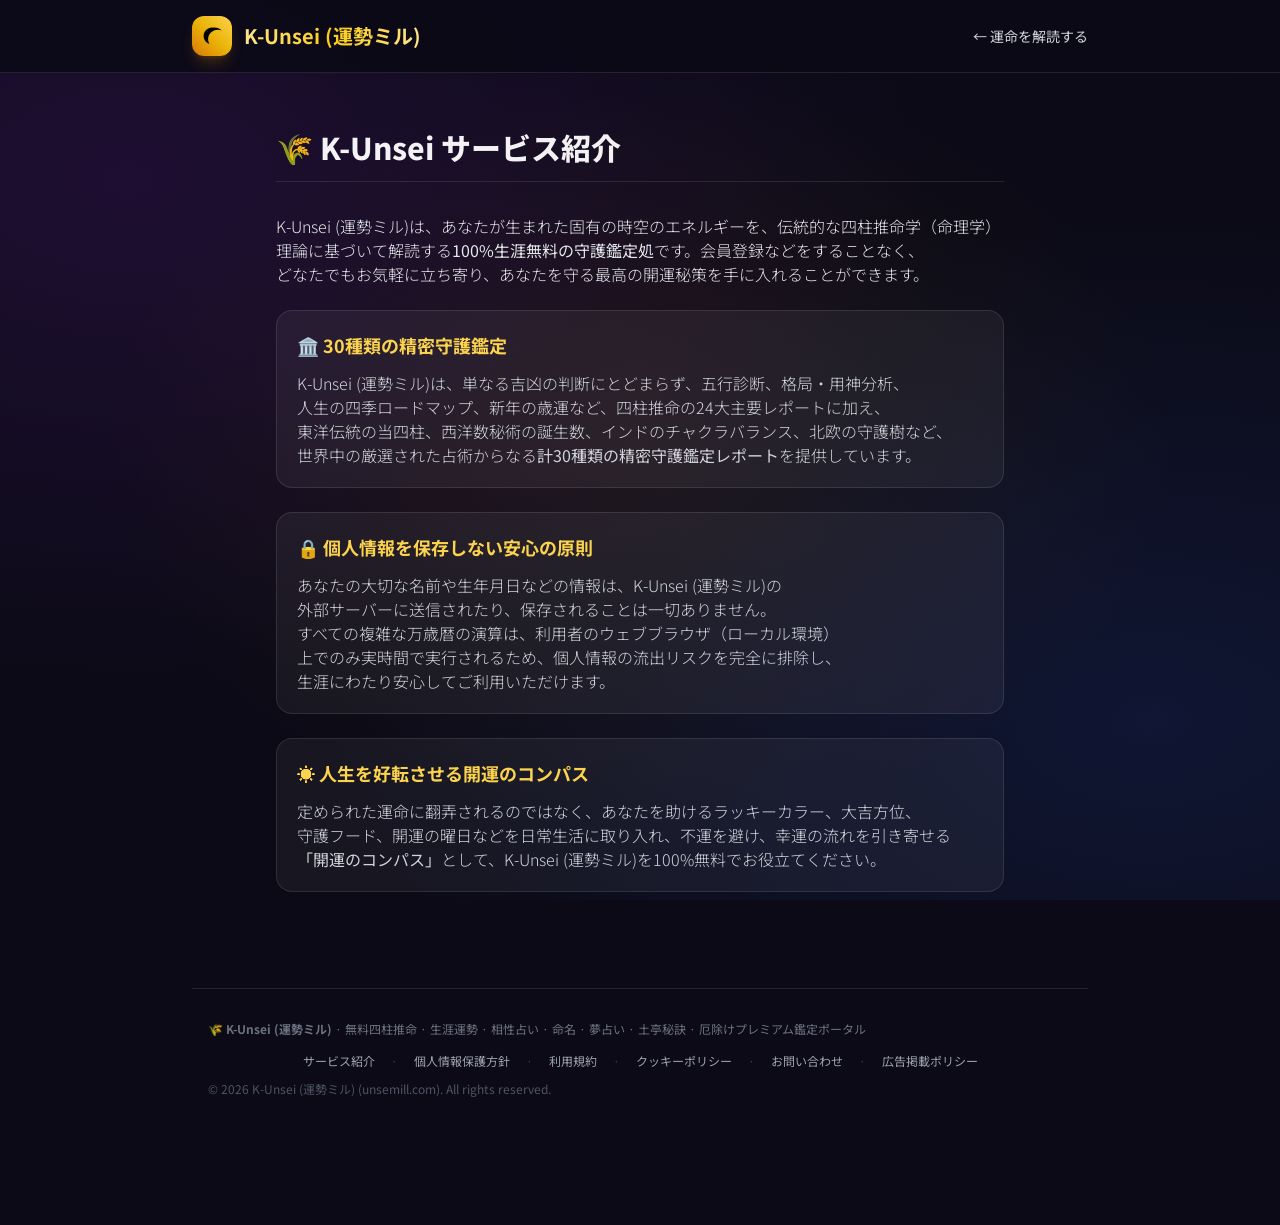
<file: about.html>
<!DOCTYPE html>
<html lang="ja">
<head>
    <meta charset="UTF-8">
    <meta name="viewport" content="width=device-width, initial-scale=1.0, viewport-fit=cover">
    <meta http-equiv="Cache-Control" content="no-cache, no-store, must-revalidate">
    <meta http-equiv="Pragma" content="no-cache">
    <meta http-equiv="Expires" content="0">
    <title>サービス紹介 | K-Unsei</title>
    <meta name="description" content="K-Unsei (運勢ミル)は、生年月日による四柱推命をベースに、生涯運勢、相性、命名、夢占い、土亭秘訣など、30種類の精密守護鑑定を完全無料で提供する正統派の命理学サービスです。">
    <meta name="robots" content="index, follow">
    <link rel="canonical" href="https://www.unsemill.com/ja/about.html">
    <meta name="theme-color" content="#0B0A16">
    <meta property="og:type" content="website">
    <meta property="og:site_name" content="K-Unsei (運勢ミル)">
    <meta property="og:title" content="サービス紹介 | K-Unsei (運勢ミル)">
    <meta property="og:description" content="K-Unsei (運勢ミル)は、生年月日による四柱推命をベースに、生涯運勢、相性、命名、夢占い、土亭秘訣など、30種類の精密守護鑑定を完全無料で提供する 正統派の 命理学サービスです。">
    <meta property="og:image" content="https://www.unsemill.com/assets/hero-sky.svg">
    <meta property="og:url" content="https://www.unsemill.com/ja/about.html">
    <link rel="preconnect" href="https://fonts.googleapis.com">
    <link rel="preconnect" href="https://fonts.gstatic.com" crossorigin>
    <link href="https://fonts.googleapis.com/css2?family=Noto+Sans+JP:wght@300;400;500;700&family=Noto+Serif+JP:wght@400;700&display=swap" rel="stylesheet">
    <link rel="stylesheet" href="./css/style_ja.css?v=20260724-120000">
</head>
<body class="selection:bg-gold-500 selection:text-mystic-900 pb-24 bg-mystic-900 text-gray-300">
    <!-- Header Navigation -->
    <header class="sticky top-0 z-50 backdrop-blur-xl bg-mystic-900/85 border-b border-white/10 px-4 py-3 sm:py-4">
        <div class="max-w-4xl mx-auto flex items-center justify-between">
            <a href="./index.html" class="flex items-center space-x-3">
                <div class="w-10 h-10 rounded-xl bg-gradient-to-tr from-amber-600 via-yellow-500 to-amber-300 flex items-center justify-center shadow-lg shadow-amber-500/20 text-mystic-900 font-bold text-xl">
                    <svg xmlns="http://www.w3.org/2000/svg" viewBox="0 0 100 100" class="w-6 h-6 text-mystic-900 fill-current">
                        <path d="M50 15C31.5 15 15 31.5 15 50C15 65.4 25.4 78.4 39.5 82.8C35.9 77.2 33.8 70.6 33.8 63.5C33.8 41.5 51.8 23.5 73.8 23.5C79.8 23.5 85.5 24.8 90.5 27.2C82.5 19.8 71.8 15 60 15C56.6 15 53.3 15.5 50 15Z" />
                    </svg>
                </div>
                <div class="font-serif-kr font-bold text-lg sm:text-xl text-transparent bg-clip-text bg-gradient-to-r from-amber-200 via-yellow-400 to-amber-200 whitespace-nowrap">K-Unsei (運勢ミル)</div>
            </a>
            <a href="./index.html" class="text-xs sm:text-sm text-gray-300 hover:text-amber-300 transition flex items-center gap-1.5">← 運命を解読する</a>
        </div>
    </header>

    <main class="max-w-3xl mx-auto px-5 py-10 sm:py-14 space-y-8">
        <h1 class="font-serif-kr text-2xl sm:text-3xl font-extrabold text-white/95 pb-4 border-b border-white/10">🌾 K-Unsei サービス紹介</h1>
        
        <div class="space-y-6 text-sm sm:text-base leading-relaxed break-keep">
            <p class="font-light text-gray-200">
                K-Unsei (運勢ミル)は、あなたが生まれた固有の時空のエネルギーを、伝統的な四柱推命学（命理学）理論に基づいて解読する<strong>100%生涯無料の守護鑑定処</strong>です。会員登録などをすることなく、どなたでもお気軽に立ち寄り、あなたを守る最高の開運秘策を手に入れることができます。
            </p>

            <div class="p-5 rounded-2xl bg-white/5 border border-white/10 space-y-3">
                <h2 class="font-serif-kr text-lg font-bold text-amber-300 flex items-center gap-2">🏛️ 30種類の精密守護鑑定</h2>
                <p class="font-light text-gray-300">
                    K-Unsei (運勢ミル)は、単なる吉凶の判断にとどまらず、五行診断、格局・用神分析、人生の四季ロードマップ、新年の歳運など、四柱推命の24大主要レポートに加え、東洋伝統の当四柱、西洋数秘術の誕生数、インドのチャクラバランス、北欧の守護樹など、世界中の厳選された占術からなる<strong>計30種類の精密守護鑑定レポート</strong>を提供しています。
                </p>
            </div>

            <div class="p-5 rounded-2xl bg-white/5 border border-white/10 space-y-3">
                <h2 class="font-serif-kr text-lg font-bold text-amber-300 flex items-center gap-2">🔒 個人情報を保存しない安心の原則</h2>
                <p class="font-light text-gray-300">
                    あなたの大切な名前や生年月日などの情報は、K-Unsei (運勢ミル)の 外部サーバーに送信されたり、保存されることは一切ありません。すべての複雑な万歳暦の演算は、利用者のウェブブラウザ（ローカル環境）上でのみ実時間で実行されるため、個人情報の流出リスクを完全に排除し、生涯にわたり安心してご利用いただけます。
                </p>
            </div>

            <div class="p-5 rounded-2xl bg-white/5 border border-white/10 space-y-3">
                <h2 class="font-serif-kr text-lg font-bold text-amber-300 flex items-center gap-2">☀️ 人生を好転させる開運のコンパス</h2>
                <p class="font-light text-gray-300">
                    定められた運命に翻弄されるのではなく、あなたを助けるラッキーカラー、大吉方位、守護フード、開運の曜日などを日常生活に取り入れ、不運を避け、幸運の流れを引き寄せる<strong>「開運のコンパス」</strong>として、K-Unsei (運勢ミル)を100%無料でお役立てください。
                </p>
            </div>
        </div>
    </main>

    <!-- Footer -->
    <footer class="max-w-4xl mx-auto px-4 py-8 mt-10 border-t border-white/10 text-center text-xs text-gray-500 space-y-3">
        <p>🌾 <strong>K-Unsei (運勢ミル)</strong> · 無料四柱推命 · 生涯運勢 · 相性占い · 命名 · 夢占い · 土亭秘訣 · 厄除けプレミアム鑑定ポータル</p>
        <nav class="flex flex-wrap items-center justify-center gap-x-4 gap-y-1.5 pt-1 text-gray-400">
            <a href="./about.html" class="hover:text-amber-300 transition">サービス紹介</a>
            <span class="text-gray-700">·</span>
            <a href="./privacy.html" class="hover:text-amber-300 transition">個人情報保護方針</a>
            <span class="text-gray-700">·</span>
            <a href="./terms.html" class="hover:text-amber-300 transition">利用規約</a>
            <span class="text-gray-700">·</span>
            <a href="./cookie.html" class="hover:text-amber-300 transition">クッキーポリシー</a>
            <span class="text-gray-700">·</span>
            <a href="./contact.html" class="hover:text-amber-300 transition">お問い合わせ</a>
            <span class="text-gray-700">·</span>
            <a href="./ad-policy.html" class="hover:text-amber-300 transition">広告掲載ポリシー</a>
        </nav>
        <p class="text-gray-600">© 2026 K-Unsei (運勢ミル) (unsemill.com). All rights reserved.</p>
    </footer>
</body>
</html>
</file>
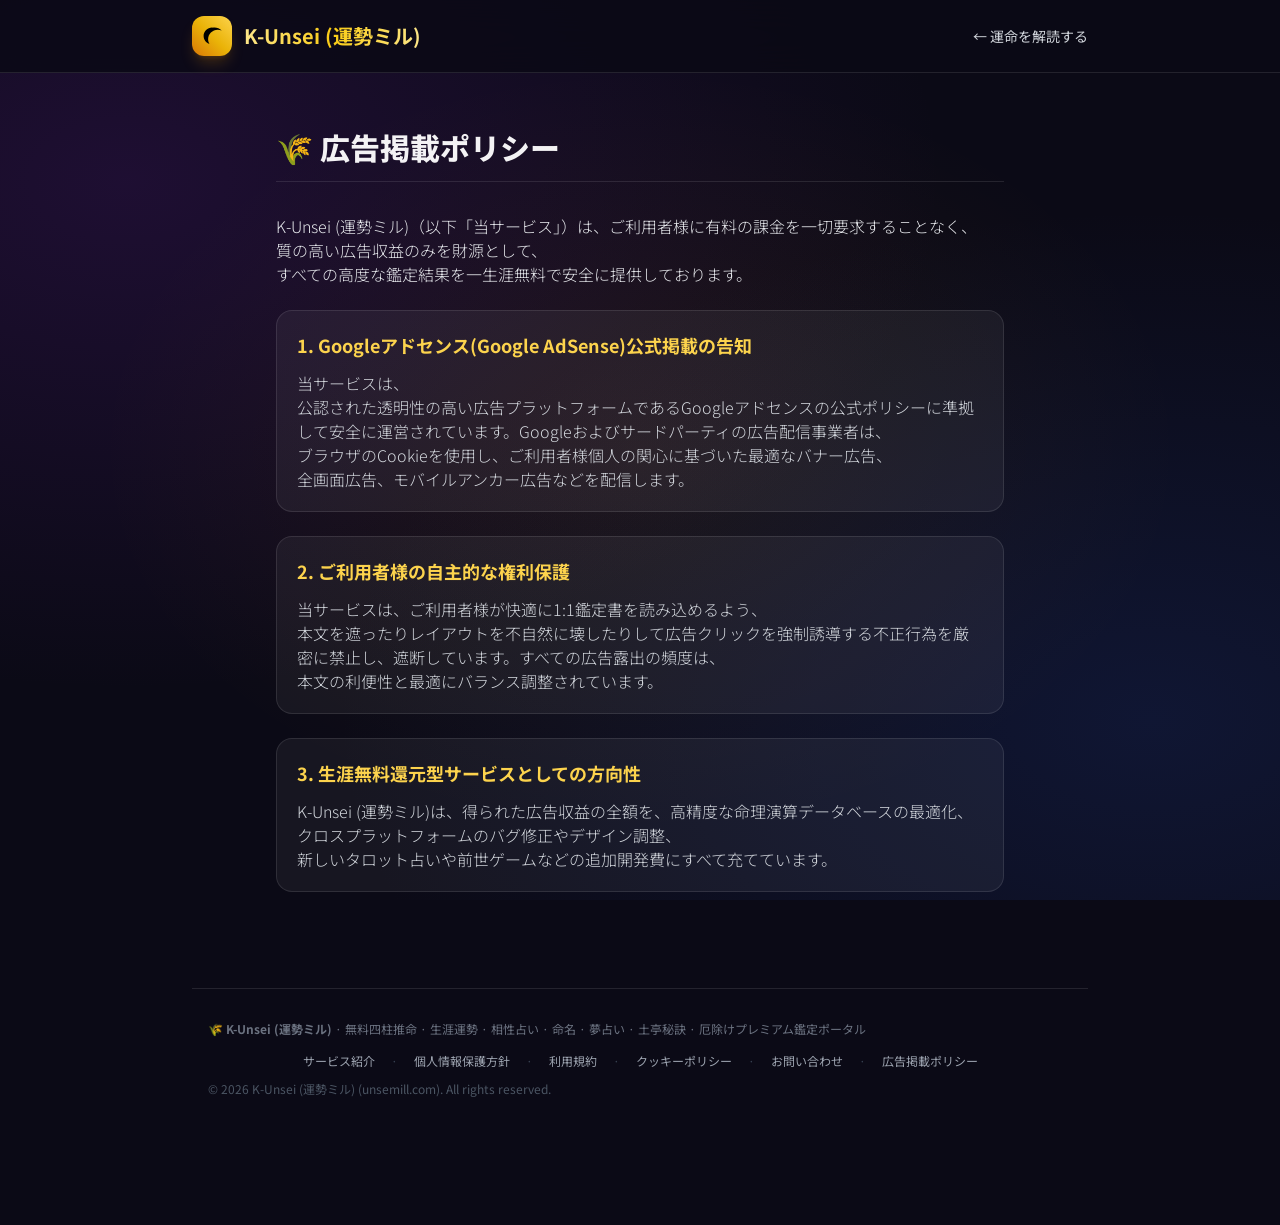
<file: ad-policy.html>
<!DOCTYPE html>
<html lang="ja">
<head>
    <meta charset="UTF-8">
    <meta name="viewport" content="width=device-width, initial-scale=1.0, viewport-fit=cover">
    <meta http-equiv="Cache-Control" content="no-cache, no-store, must-revalidate">
    <meta http-equiv="Pragma" content="no-cache">
    <meta http-equiv="Expires" content="0">
    <title>広告掲載ポリシー | K-Unsei</title>
    <meta name="description" content="K-Unsei (運勢ミル)のGoogleアドセンス広告掲載ポリシー、パーソナライズ広告に関するご案内、および持続可能な完全無料サービス提供への還元について記述します。">
    <meta name="robots" content="index, follow">
    <link rel="canonical" href="https://www.unsemill.com/ja/ad-policy.html">
    <meta name="theme-color" content="#0B0A16">
    <meta property="og:type" content="website">
    <meta property="og:site_name" content="K-Unsei (運勢ミル)">
    <meta property="og:title" content="広告掲載ポリシー | K-Unsei (運勢ミル)">
    <meta property="og:description" content="K-Unsei (運勢ミル)のGoogleアドセンス広告掲載ポリシー, パーソナライズ広告に関するご案内... ">
    <meta property="og:image" content="https://www.unsemill.com/assets/hero-sky.svg">
    <meta property="og:url" content="https://www.unsemill.com/ja/ad-policy.html">
    <link rel="preconnect" href="https://fonts.googleapis.com">
    <link rel="preconnect" href="https://fonts.gstatic.com" crossorigin>
    <link href="https://fonts.googleapis.com/css2?family=Noto+Sans+JP:wght@300;400;500;700&family=Noto+Serif+JP:wght@400;700&display=swap" rel="stylesheet">
    <link rel="stylesheet" href="./css/style_ja.css?v=20260724-120000">
</head>
<body class="selection:bg-gold-500 selection:text-mystic-900 pb-24 bg-mystic-900 text-gray-300">
    <!-- Header Navigation -->
    <header class="sticky top-0 z-50 backdrop-blur-xl bg-mystic-900/85 border-b border-white/10 px-4 py-3 sm:py-4">
        <div class="max-w-4xl mx-auto flex items-center justify-between">
            <a href="./index.html" class="flex items-center space-x-3">
                <div class="w-10 h-10 rounded-xl bg-gradient-to-tr from-amber-600 via-yellow-500 to-amber-300 flex items-center justify-center shadow-lg shadow-amber-500/20 text-mystic-900 font-bold text-xl">
                    <svg xmlns="http://www.w3.org/2000/svg" viewBox="0 0 100 100" class="w-6 h-6 text-mystic-900 fill-current">
                        <path d="M50 15C31.5 15 15 31.5 15 50C15 65.4 25.4 78.4 39.5 82.8C35.9 77.2 33.8 70.6 33.8 63.5C33.8 41.5 51.8 23.5 73.8 23.5C79.8 23.5 85.5 24.8 90.5 27.2C82.5 19.8 71.8 15 60 15C56.6 15 53.3 15.5 50 15Z" />
                    </svg>
                </div>
                <div class="font-serif-kr font-bold text-lg sm:text-xl text-transparent bg-clip-text bg-gradient-to-r from-amber-200 via-yellow-400 to-amber-200 whitespace-nowrap">K-Unsei (運勢ミル)</div>
            </a>
            <a href="./index.html" class="text-xs sm:text-sm text-gray-300 hover:text-amber-300 transition flex items-center gap-1.5">← 運命を解読する</a>
        </div>
    </header>

    <main class="max-w-3xl mx-auto px-5 py-10 sm:py-14 space-y-8">
        <h1 class="font-serif-kr text-2xl sm:text-3xl font-extrabold text-white/95 pb-4 border-b border-white/10">🌾 広告掲載ポリシー</h1>
        
        <div class="space-y-6 text-sm sm:text-base leading-relaxed break-keep">
            <p class="font-light text-gray-200">
                K-Unsei (運勢ミル)（以下「当サービス」）は、ご利用者様に有料の課金を一切要求することなく、質の高い広告収益のみを財源として、すべての高度な鑑定結果を一生涯無料で安全に提供しております。
            </p>

            <div class="p-5 rounded-2xl bg-white/5 border border-white/10 space-y-3">
                <h2 class="font-serif-kr text-lg font-bold text-amber-300">1. Googleアドセンス(Google AdSense)公式掲載の告知</h2>
                <p class="font-light text-gray-300">
                    当サービスは、公認された透明性の高い広告プラットフォームであるGoogleアドセンスの公式ポリシーに準拠して安全に運営されています。Googleおよびサードパーティの広告配信事業者は、ブラウザのCookieを使用し、ご利用者様個人の関心に基づいた最適なバナー広告、全画面広告、モバイルアンカー広告などを配信します。
                </p>
            </div>

            <div class="p-5 rounded-2xl bg-white/5 border border-white/10 space-y-3">
                <h2 class="font-serif-kr text-lg font-bold text-amber-300">2. ご利用者様の自主的な権利保護</h2>
                <p class="font-light text-gray-300">
                    当サービスは、ご利用者様が快適に1:1鑑定書を読み込めるよう、本文を遮ったりレイアウトを不自然に壊したりして広告クリックを強制誘導する不正行為を厳密に禁止し、遮断しています。すべての広告露出の頻度は、本文の利便性と最適にバランス調整されています。
                </p>
            </div>

            <div class="p-5 rounded-2xl bg-white/5 border border-white/10 space-y-3">
                <h2 class="font-serif-kr text-lg font-bold text-amber-300">3. 生涯無料還元型サービスとしての方向性</h2>
                <p class="font-light text-gray-300">
                    K-Unsei (運勢ミル)は、得られた広告収益の全額を、高精度な命理演算データベースの最適化、クロスプラットフォームのバグ修正やデザイン調整、新しいタロット占いや前世ゲームなどの追加開発費にすべて充てています。
                </p>
            </div>
        </div>
    </main>

    <!-- Footer -->
    <footer class="max-w-4xl mx-auto px-4 py-8 mt-10 border-t border-white/10 text-center text-xs text-gray-500 space-y-3">
        <p>🌾 <strong>K-Unsei (運勢ミル)</strong> · 無料四柱推命 · 生涯運勢 · 相性占い · 命名 · 夢占い · 土亭秘訣 · 厄除けプレミアム鑑定ポータル</p>
        <nav class="flex flex-wrap items-center justify-center gap-x-4 gap-y-1.5 pt-1 text-gray-400">
            <a href="./about.html" class="hover:text-amber-300 transition">サービス紹介</a>
            <span class="text-gray-700">·</span>
            <a href="./privacy.html" class="hover:text-amber-300 transition">個人情報保護方針</a>
            <span class="text-gray-700">·</span>
            <a href="./terms.html" class="hover:text-amber-300 transition">利用規約</a>
            <span class="text-gray-700">·</span>
            <a href="./cookie.html" class="hover:text-amber-300 transition">クッキーポリシー</a>
            <span class="text-gray-700">·</span>
            <a href="./contact.html" class="hover:text-amber-300 transition">お問い合わせ</a>
            <span class="text-gray-700">·</span>
            <a href="./ad-policy.html" class="hover:text-amber-300 transition">広告掲載ポリシー</a>
        </nav>
        <p class="text-gray-600">© 2026 K-Unsei (運勢ミル) (unsemill.com). All rights reserved.</p>
    </footer>
</body>
</html>
</file>
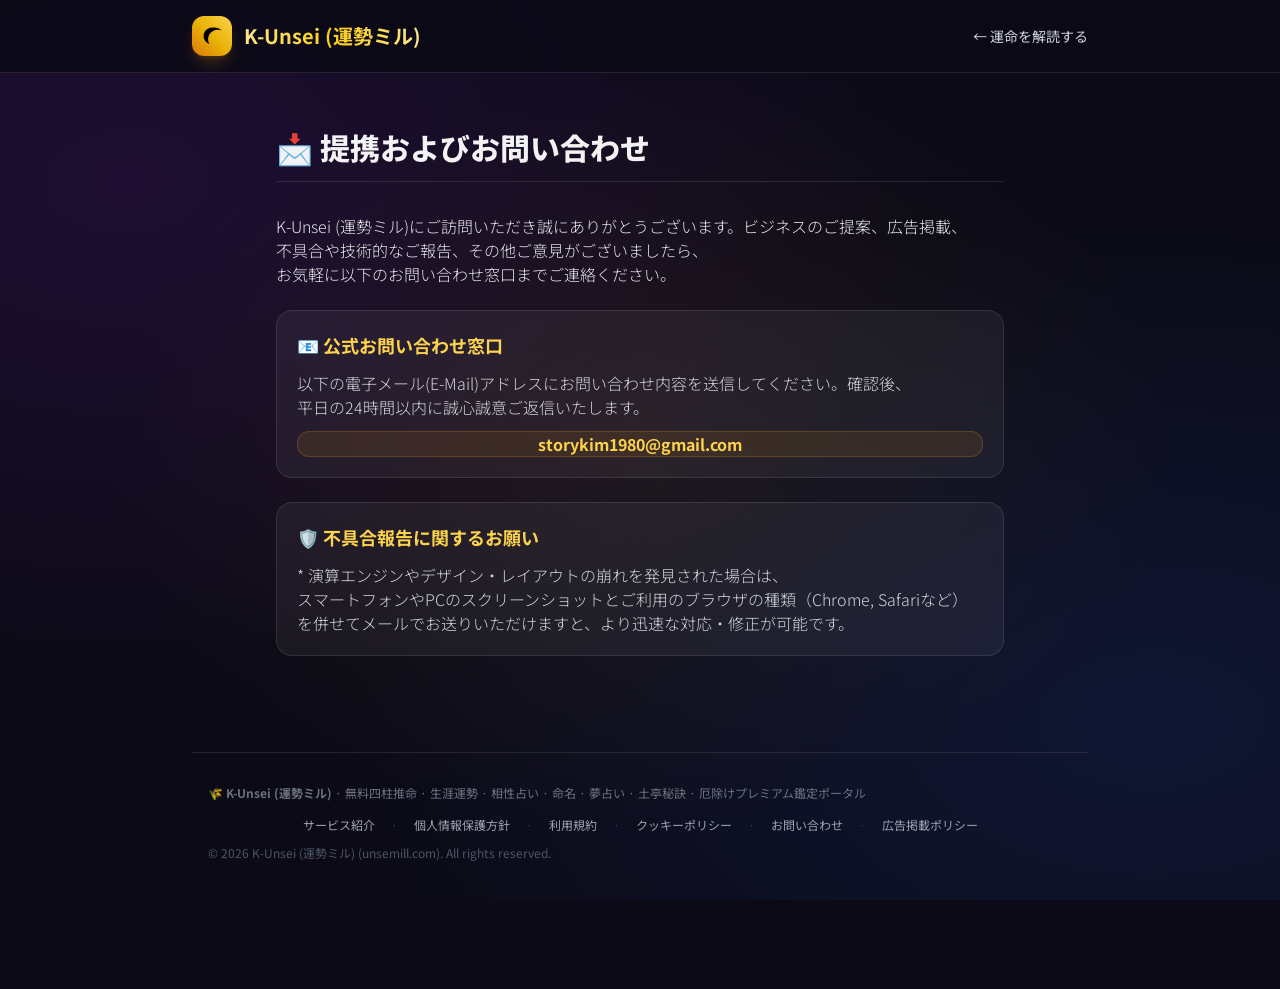
<file: contact.html>
<!DOCTYPE html>
<html lang="ja">
<head>
    <meta charset="UTF-8">
    <meta name="viewport" content="width=device-width, initial-scale=1.0, viewport-fit=cover">
    <meta http-equiv="Cache-Control" content="no-cache, no-store, must-revalidate">
    <meta http-equiv="Pragma" content="no-cache">
    <meta http-equiv="Expires" content="0">
    <title>お問い合わせ | K-Unsei</title>
    <meta name="description" content="K-Unsei (運勢ミル)の提携、広告、技術的なご報告および1:1のお問い合わせ窓口です。お気軽にご連絡ください。">
    <meta name="robots" content="index, follow">
    <link rel="canonical" href="https://www.unsemill.com/ja/contact.html">
    <meta name="theme-color" content="#0B0A16">
    <meta property="og:type" content="website">
    <meta property="og:site_name" content="K-Unsei (運勢ミル)">
    <meta property="og:title" content="お問い合わせ | K-Unsei (運勢ミル)">
    <meta property="og:description" content="K-Unsei (運勢ミル)の提携、広告、技術的な ご報告 および 1:1のお問い合わせ窓口です。お気軽にご連絡ください。">
    <meta property="og:image" content="https://www.unsemill.com/assets/hero-sky.svg">
    <meta property="og:url" content="https://www.unsemill.com/ja/contact.html">
    <link rel="preconnect" href="https://fonts.googleapis.com">
    <link rel="preconnect" href="https://fonts.gstatic.com" crossorigin>
    <link href="https://fonts.googleapis.com/css2?family=Noto+Sans+JP:wght@300;400;500;700&family=Noto+Serif+JP:wght@400;700&display=swap" rel="stylesheet">
    <link rel="stylesheet" href="./css/style_ja.css?v=20260724-120000">
</head>
<body class="selection:bg-gold-500 selection:text-mystic-900 pb-24 bg-mystic-900 text-gray-300">
    <!-- Header Navigation -->
    <header class="sticky top-0 z-50 backdrop-blur-xl bg-mystic-900/85 border-b border-white/10 px-4 py-3 sm:py-4">
        <div class="max-w-4xl mx-auto flex items-center justify-between">
            <a href="./index.html" class="flex items-center space-x-3">
                <div class="w-10 h-10 rounded-xl bg-gradient-to-tr from-amber-600 via-yellow-500 to-amber-300 flex items-center justify-center shadow-lg shadow-amber-500/20 text-mystic-900 font-bold text-xl">
                    <svg xmlns="http://www.w3.org/2000/svg" viewBox="0 0 100 100" class="w-6 h-6 text-mystic-900 fill-current">
                        <path d="M50 15C31.5 15 15 31.5 15 50C15 65.4 25.4 78.4 39.5 82.8C35.9 77.2 33.8 70.6 33.8 63.5C33.8 41.5 51.8 23.5 73.8 23.5C79.8 23.5 85.5 24.8 90.5 27.2C82.5 19.8 71.8 15 60 15C56.6 15 53.3 15.5 50 15Z" />
                    </svg>
                </div>
                <div class="font-serif-kr font-bold text-lg sm:text-xl text-transparent bg-clip-text bg-gradient-to-r from-amber-200 via-yellow-400 to-amber-200 whitespace-nowrap">K-Unsei (運勢ミル)</div>
            </a>
            <a href="./index.html" class="text-xs sm:text-sm text-gray-300 hover:text-amber-300 transition flex items-center gap-1.5">← 運命を解読する</a>
        </div>
    </header>

    <main class="max-w-3xl mx-auto px-5 py-10 sm:py-14 space-y-8">
        <h1 class="font-serif-kr text-2xl sm:text-3xl font-extrabold text-white/95 pb-4 border-b border-white/10">📩 提携およびお問い合わせ</h1>
        
        <div class="space-y-6 text-sm sm:text-base leading-relaxed break-keep">
            <p class="font-light text-gray-200">
                K-Unsei (運勢ミル)にご訪問いただき誠にありがとうございます。ビジネスのご提案、広告掲載、不具合や技術的なご報告、その他ご意見がございましたら、お気軽に以下のお問い合わせ窓口までご連絡ください。
            </p>

            <div class="p-5 rounded-2xl bg-white/5 border border-white/10 space-y-3">
                <h2 class="font-serif-kr text-lg font-bold text-amber-300">📧 公式お問い合わせ窓口</h2>
                <p class="font-light text-gray-300">
                    以下の電子メール(E-Mail)アドレスにお問い合わせ内容を送信してください。確認後、平日の24時間以内に誠心誠意ご返信いたします。
                </p>
                <div class="p-3.5 rounded-xl bg-amber-500/10 border border-amber-500/20 text-center font-bold text-amber-300 text-base font-mono">
                    storykim1980@gmail.com
                </div>
            </div>

            <div class="p-5 rounded-2xl bg-white/5 border border-white/10 space-y-3">
                <h2 class="font-serif-kr text-lg font-bold text-amber-300">🛡️ 不具合報告に関するお願い</h2>
                <p class="font-light text-gray-300">
                    * 演算エンジンやデザイン・レイアウトの崩れを発見された場合は、スマートフォンやPCのスクリーンショットとご利用のブラウザの種類（Chrome, Safariなど）を併せてメールでお送りいただけますと、より迅速な対応・修正が可能です。
                </p>
            </div>
        </div>
    </main>

    <!-- Footer -->
    <footer class="max-w-4xl mx-auto px-4 py-8 mt-10 border-t border-white/10 text-center text-xs text-gray-500 space-y-3">
        <p>🌾 <strong>K-Unsei (運勢ミル)</strong> · 無料四柱推命 · 生涯運勢 · 相性占い · 命名 · 夢占い · 土亭秘訣 · 厄除けプレミアム鑑定ポータル</p>
        <nav class="flex flex-wrap items-center justify-center gap-x-4 gap-y-1.5 pt-1 text-gray-400">
            <a href="./about.html" class="hover:text-amber-300 transition">サービス紹介</a>
            <span class="text-gray-700">·</span>
            <a href="./privacy.html" class="hover:text-amber-300 transition">個人情報保護方針</a>
            <span class="text-gray-700">·</span>
            <a href="./terms.html" class="hover:text-amber-300 transition">利用規約</a>
            <span class="text-gray-700">·</span>
            <a href="./cookie.html" class="hover:text-amber-300 transition">クッキーポリシー</a>
            <span class="text-gray-700">·</span>
            <a href="./contact.html" class="hover:text-amber-300 transition">お問い合わせ</a>
            <span class="text-gray-700">·</span>
            <a href="./ad-policy.html" class="hover:text-amber-300 transition">広告掲載ポリシー</a>
        </nav>
        <p class="text-gray-600">© 2026 K-Unsei (運勢ミル) (unsemill.com). All rights reserved.</p>
    </footer>
</body>
</html>
</file>
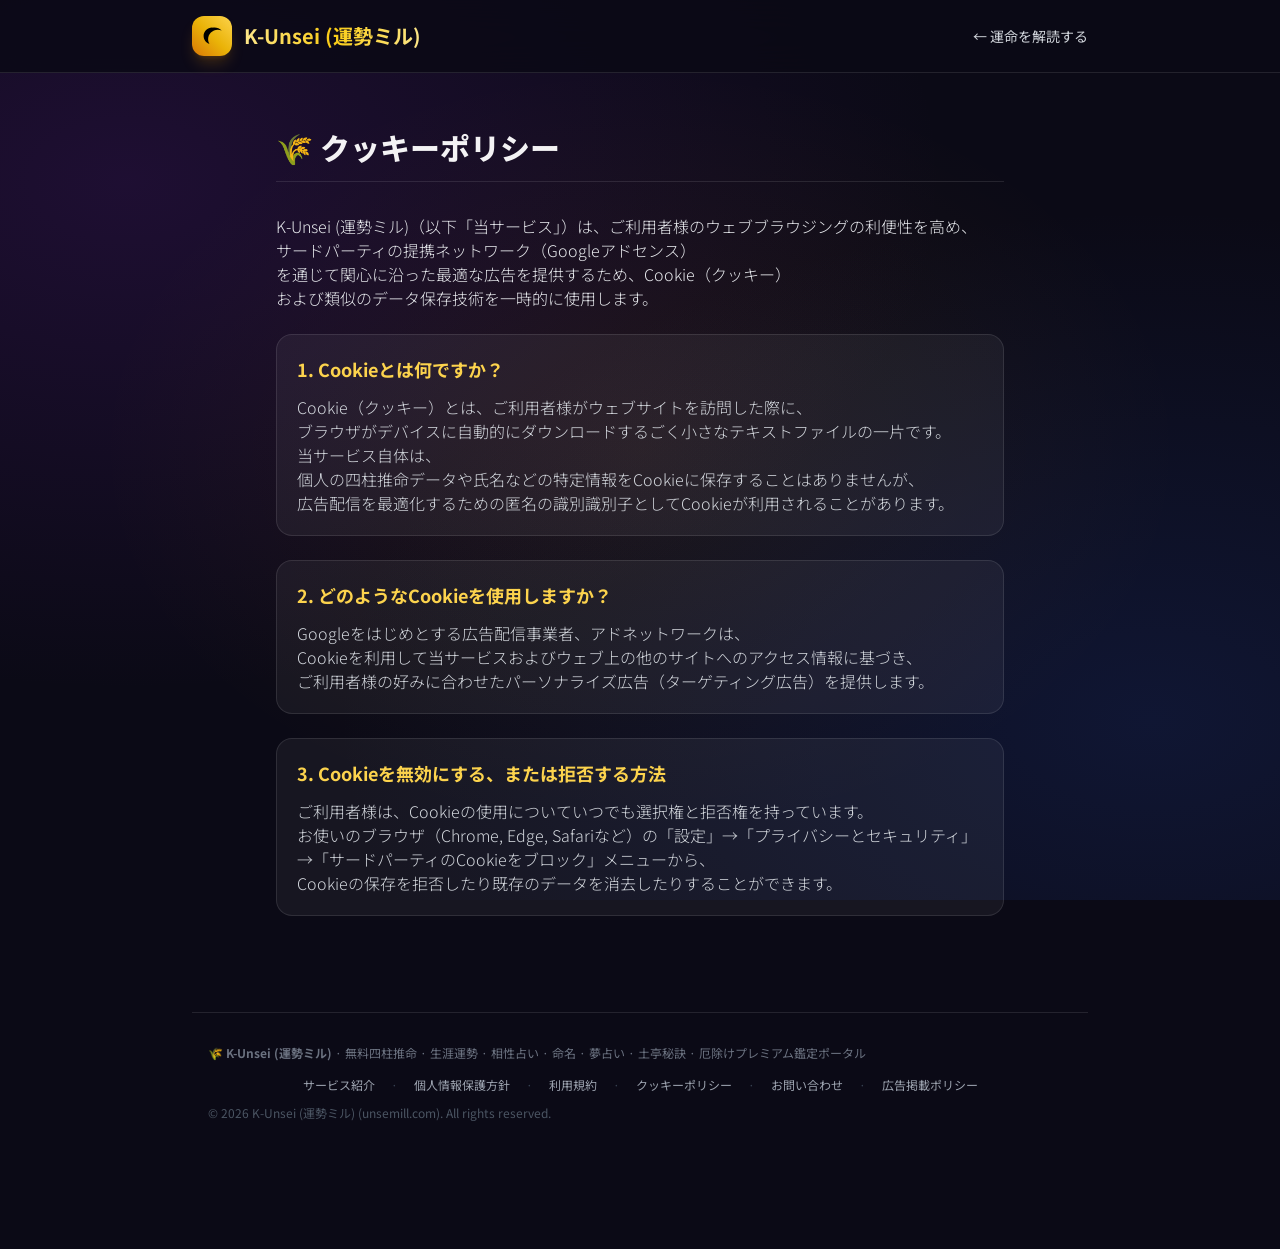
<file: cookie.html>
<!DOCTYPE html>
<html lang="ja">
<head>
    <meta charset="UTF-8">
    <meta name="viewport" content="width=device-width, initial-scale=1.0, viewport-fit=cover">
    <meta http-equiv="Cache-Control" content="no-cache, no-store, must-revalidate">
    <meta http-equiv="Pragma" content="no-cache">
    <meta http-equiv="Expires" content="0">
    <title>クッキーポリシー | K-Unsei</title>
    <meta name="description" content="K-Unsei (運勢ミル)のCookie（クッキー）使用状況、Googleアドセンスのパーソナライズ広告利用におけるCookie技術のご案内およびオプトアウト方法についてご案内します。">
    <meta name="robots" content="index, follow">
    <link rel="canonical" href="https://www.unsemill.com/ja/cookie.html">
    <meta name="theme-color" content="#0B0A16">
    <meta property="og:type" content="website">
    <meta property="og:site_name" content="K-Unsei (運勢ミル)">
    <meta property="og:title" content="クッキーポリシー | K-Unsei (運勢ミル)">
    <meta property="og:description" content="K-Unsei (運勢ミル)のCookieの使用、配信カスタマイズのブロックについて... ">
    <meta property="og:image" content="https://www.unsemill.com/assets/hero-sky.svg">
    <meta property="og:url" content="https://www.unsemill.com/ja/cookie.html">
    <link rel="preconnect" href="https://fonts.googleapis.com">
    <link rel="preconnect" href="https://fonts.gstatic.com" crossorigin>
    <link href="https://fonts.googleapis.com/css2?family=Noto+Sans+JP:wght@300;400;500;700&family=Noto+Serif+JP:wght@400;700&display=swap" rel="stylesheet">
    <link rel="stylesheet" href="./css/style_ja.css?v=20260724-120000">
</head>
<body class="selection:bg-gold-500 selection:text-mystic-900 pb-24 bg-mystic-900 text-gray-300">
    <!-- Header Navigation -->
    <header class="sticky top-0 z-50 backdrop-blur-xl bg-mystic-900/85 border-b border-white/10 px-4 py-3 sm:py-4">
        <div class="max-w-4xl mx-auto flex items-center justify-between">
            <a href="./index.html" class="flex items-center space-x-3">
                <div class="w-10 h-10 rounded-xl bg-gradient-to-tr from-amber-600 via-yellow-500 to-amber-300 flex items-center justify-center shadow-lg shadow-amber-500/20 text-mystic-900 font-bold text-xl">
                    <svg xmlns="http://www.w3.org/2000/svg" viewBox="0 0 100 100" class="w-6 h-6 text-mystic-900 fill-current">
                        <path d="M50 15C31.5 15 15 31.5 15 50C15 65.4 25.4 78.4 39.5 82.8C35.9 77.2 33.8 70.6 33.8 63.5C33.8 41.5 51.8 23.5 73.8 23.5C79.8 23.5 85.5 24.8 90.5 27.2C82.5 19.8 71.8 15 60 15C56.6 15 53.3 15.5 50 15Z" />
                    </svg>
                </div>
                <div class="font-serif-kr font-bold text-lg sm:text-xl text-transparent bg-clip-text bg-gradient-to-r from-amber-200 via-yellow-400 to-amber-200 whitespace-nowrap">K-Unsei (運勢ミル)</div>
            </a>
            <a href="./index.html" class="text-xs sm:text-sm text-gray-300 hover:text-amber-300 transition flex items-center gap-1.5">← 運命を解読する</a>
        </div>
    </header>

    <main class="max-w-3xl mx-auto px-5 py-10 sm:py-14 space-y-8">
        <h1 class="font-serif-kr text-2xl sm:text-3xl font-extrabold text-white/95 pb-4 border-b border-white/10">🌾 クッキーポリシー</h1>
        
        <div class="space-y-6 text-sm sm:text-base leading-relaxed break-keep">
            <p class="font-light text-gray-200">
                K-Unsei (運勢ミル)（以下「当サービス」）は、ご利用者様のウェブブラウジングの利便性を高め、サードパーティの提携ネットワーク（Googleアドセンス）を通じて関心に沿った最適な広告を提供するため、Cookie（クッキー）および類似のデータ保存技術を一時的に使用します。
            </p>

            <div class="p-5 rounded-2xl bg-white/5 border border-white/10 space-y-3">
                <h2 class="font-serif-kr text-lg font-bold text-amber-300">1. Cookieとは何ですか？</h2>
                <p class="font-light text-gray-300">
                    Cookie（クッキー）とは、ご利用者様がウェブサイトを訪問した際に、ブラウザがデバイスに自動的にダウンロードするごく小さなテキストファイルの一片です。当サービス自体は、個人の四柱推命データや氏名などの特定情報をCookieに保存することはありませんが、広告配信を最適化するための匿名の識別識別子としてCookieが利用されることがあります。
                </p>
            </div>

            <div class="p-5 rounded-2xl bg-white/5 border border-white/10 space-y-3">
                <h2 class="font-serif-kr text-lg font-bold text-amber-300">2. どのようなCookieを使用しますか？</h2>
                <p class="font-light text-gray-300">
                    Googleをはじめとする広告配信事業者、アドネットワークは、Cookieを利用して当サービスおよびウェブ上の他のサイトへのアクセス情報に基づき、ご利用者様の好みに合わせたパーソナライズ広告（ターゲティング広告）を提供します。
                </p>
            </div>

            <div class="p-5 rounded-2xl bg-white/5 border border-white/10 space-y-3">
                <h2 class="font-serif-kr text-lg font-bold text-amber-300">3. Cookieを無効にする、または拒否する方法</h2>
                <p class="font-light text-gray-300">
                    ご利用者様は、Cookieの使用についていつでも選択権と拒否権を持っています。お使いのブラウザ（Chrome, Edge, Safariなど）の「設定」→「プライバシーとセキュリティ」→「サードパーティのCookieをブロック」メニューから、Cookieの保存を拒否したり既存のデータを消去したりすることができます。
                </p>
            </div>
        </div>
    </main>

    <!-- Footer -->
    <footer class="max-w-4xl mx-auto px-4 py-8 mt-10 border-t border-white/10 text-center text-xs text-gray-500 space-y-3">
        <p>🌾 <strong>K-Unsei (運勢ミル)</strong> · 無料四柱推命 · 生涯運勢 · 相性占い · 命名 · 夢占い · 土亭秘訣 · 厄除けプレミアム鑑定ポータル</p>
        <nav class="flex flex-wrap items-center justify-center gap-x-4 gap-y-1.5 pt-1 text-gray-400">
            <a href="./about.html" class="hover:text-amber-300 transition">サービス紹介</a>
            <span class="text-gray-700">·</span>
            <a href="./privacy.html" class="hover:text-amber-300 transition">個人情報保護方針</a>
            <span class="text-gray-700">·</span>
            <a href="./terms.html" class="hover:text-amber-300 transition">利用規約</a>
            <span class="text-gray-700">·</span>
            <a href="./cookie.html" class="hover:text-amber-300 transition">クッキーポリシー</a>
            <span class="text-gray-700">·</span>
            <a href="./contact.html" class="hover:text-amber-300 transition">お問い合わせ</a>
            <span class="text-gray-700">·</span>
            <a href="./ad-policy.html" class="hover:text-amber-300 transition">広告掲載ポリシー</a>
        </nav>
        <p class="text-gray-600">© 2026 K-Unsei (運勢ミル) (unsemill.com). All rights reserved.</p>
    </footer>
</body>
</html>
</file>
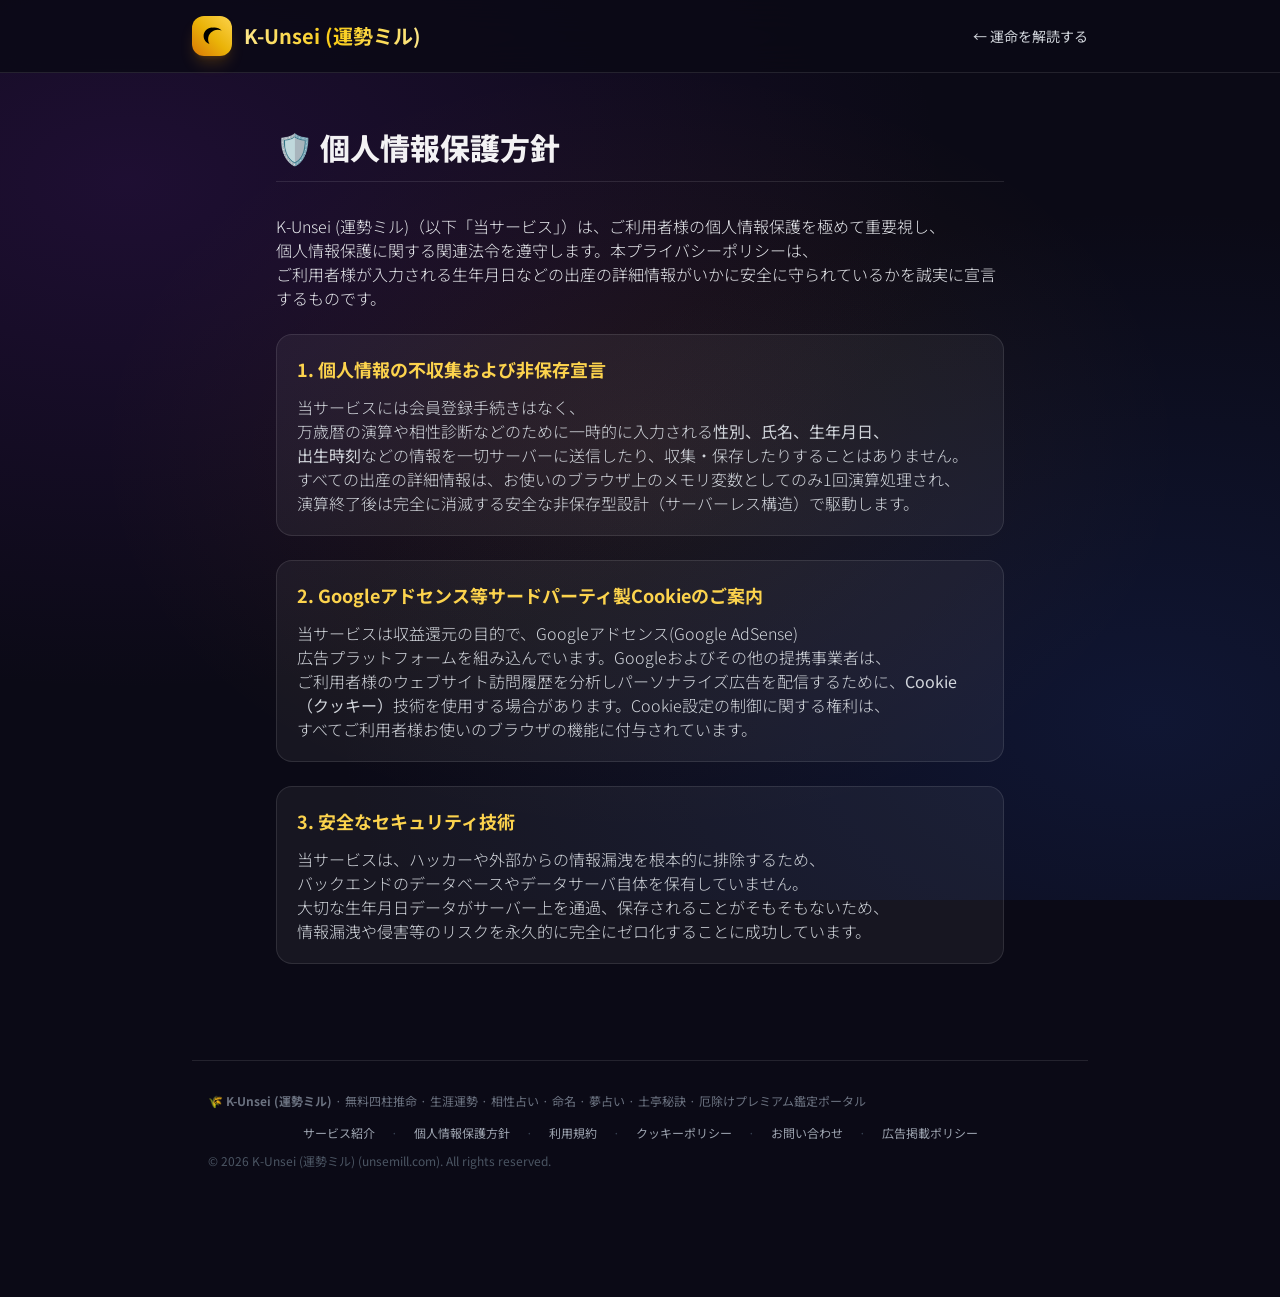
<file: privacy.html>
<!DOCTYPE html>
<html lang="ja">
<head>
    <meta charset="UTF-8">
    <meta name="viewport" content="width=device-width, initial-scale=1.0, viewport-fit=cover">
    <meta http-equiv="Cache-Control" content="no-cache, no-store, must-revalidate">
    <meta http-equiv="Pragma" content="no-cache">
    <meta http-equiv="Expires" content="0">
    <title>個人情報保護方針 | K-Unsei</title>
    <meta name="description" content="K-Unsei (運勢ミル)はご利用者様の大切な個人情報を収集、保存いたしません。すべての演算はお使いのローカルブラウザ上でのみ安全かつ確実に実行されます。">
    <meta name="robots" content="index, follow">
    <link rel="canonical" href="https://www.unsemill.com/ja/privacy.html">
    <meta name="theme-color" content="#0B0A16">
    <meta property="og:type" content="website">
    <meta property="og:site_name" content="K-Unsei (運勢ミル)">
    <meta property="og:title" content="個人情報保護方針 | K-Unsei (運勢ミル)">
    <meta property="og:description" content="K-Unsei (運勢ミル)のプライバシポリシー。生年月日を含むデータの外部未送信の保証について。">
    <meta property="og:image" content="https://www.unsemill.com/assets/hero-sky.svg">
    <meta property="og:url" content="https://www.unsemill.com/ja/privacy.html">
    <link rel="preconnect" href="https://fonts.googleapis.com">
    <link rel="preconnect" href="https://fonts.gstatic.com" crossorigin>
    <link href="https://fonts.googleapis.com/css2?family=Noto+Sans+JP:wght@300;400;500;700&family=Noto+Serif+JP:wght@400;700&display=swap" rel="stylesheet">
    <link rel="stylesheet" href="./css/style_ja.css?v=20260724-120000">
</head>
<body class="selection:bg-gold-500 selection:text-mystic-900 pb-24 bg-mystic-900 text-gray-300">
    <!-- Header Navigation -->
    <header class="sticky top-0 z-50 backdrop-blur-xl bg-mystic-900/85 border-b border-white/10 px-4 py-3 sm:py-4">
        <div class="max-w-4xl mx-auto flex items-center justify-between">
            <a href="./index.html" class="flex items-center space-x-3">
                <div class="w-10 h-10 rounded-xl bg-gradient-to-tr from-amber-600 via-yellow-500 to-amber-300 flex items-center justify-center shadow-lg shadow-amber-500/20 text-mystic-900 font-bold text-xl">
                    <svg xmlns="http://www.w3.org/2000/svg" viewBox="0 0 100 100" class="w-6 h-6 text-mystic-900 fill-current">
                        <path d="M50 15C31.5 15 15 31.5 15 50C15 65.4 25.4 78.4 39.5 82.8C35.9 77.2 33.8 70.6 33.8 63.5C33.8 41.5 51.8 23.5 73.8 23.5C79.8 23.5 85.5 24.8 90.5 27.2C82.5 19.8 71.8 15 60 15C56.6 15 53.3 15.5 50 15Z" />
                    </svg>
                </div>
                <div class="font-serif-kr font-bold text-lg sm:text-xl text-transparent bg-clip-text bg-gradient-to-r from-amber-200 via-yellow-400 to-amber-200 whitespace-nowrap">K-Unsei (運勢ミル)</div>
            </a>
            <a href="./index.html" class="text-xs sm:text-sm text-gray-300 hover:text-amber-300 transition flex items-center gap-1.5">← 運命を解読する</a>
        </div>
    </header>

    <main class="max-w-3xl mx-auto px-5 py-10 sm:py-14 space-y-8">
        <h1 class="font-serif-kr text-2xl sm:text-3xl font-extrabold text-white/95 pb-4 border-b border-white/10">🛡️ 個人情報保護方針</h1>
        
        <div class="space-y-6 text-sm sm:text-base leading-relaxed break-keep">
            <p class="font-light text-gray-200">
                K-Unsei (運勢ミル)（以下「当サービス」）は、ご利用者様の個人情報保護を極めて重要視し、個人情報保護に関する関連法令を遵守します。本プライバシーポリシーは、ご利用者様が入力される生年月日などの出産の詳細情報がいかに安全に守られているかを誠実に宣言するものです。
            </p>

            <div class="p-5 rounded-2xl bg-white/5 border border-white/10 space-y-3">
                <h2 class="font-serif-kr text-lg font-bold text-amber-300">1. 個人情報の不収集および非保存宣言</h2>
                <p class="font-light text-gray-300">
                    当サービスには会員登録手続きはなく、万歳暦の演算や相性診断などのために一時的に入力される<strong>性別、氏名、生年月日、出生時刻</strong>などの情報を一切サーバーに送信したり、収集・保存したりすることはありません。すべての出産の詳細情報は、お使いのブラウザ上のメモリ変数としてのみ1回演算処理され、演算終了後は完全に消滅する安全な非保存型設計（サーバーレス構造）で駆動します。
                </p>
            </div>

            <div class="p-5 rounded-2xl bg-white/5 border border-white/10 space-y-3">
                <h2 class="font-serif-kr text-lg font-bold text-amber-300">2. Googleアドセンス等サードパーティ製Cookieのご案内</h2>
                <p class="font-light text-gray-300">
                    当サービスは収益還元の目的で、Googleアドセンス(Google AdSense)広告プラットフォームを組み込んでいます。Googleおよびその他の提携事業者は、ご利用者様のウェブサイト訪問履歴を分析しパーソナライズ広告を配信するために、<strong>Cookie（クッキー）</strong>技術を使用する場合があります。Cookie設定の制御に関する権利は、すべてご利用者様お使いのブラウザの機能に付与されています。
                </p>
            </div>

            <div class="p-5 rounded-2xl bg-white/5 border border-white/10 space-y-3">
                <h2 class="font-serif-kr text-lg font-bold text-amber-300">3. 安全なセキュリティ技術</h2>
                <p class="font-light text-gray-300">
                    当サービスは、ハッカーや外部からの情報漏洩を根本的に排除するため、バックエンドのデータベースやデータサーバ自体を保有していません。大切な生年月日データがサーバー上を通過、保存されることがそもそもないため、情報漏洩や侵害等のリスクを永久的に完全にゼロ化することに成功しています。
                </p>
            </div>
        </div>
    </main>

    <!-- Footer -->
    <footer class="max-w-4xl mx-auto px-4 py-8 mt-10 border-t border-white/10 text-center text-xs text-gray-500 space-y-3">
        <p>🌾 <strong>K-Unsei (運勢ミル)</strong> · 無料四柱推命 · 生涯運勢 · 相性占い · 命名 · 夢占い · 土亭秘訣 · 厄除けプレミアム鑑定ポータル</p>
        <nav class="flex flex-wrap items-center justify-center gap-x-4 gap-y-1.5 pt-1 text-gray-400">
            <a href="./about.html" class="hover:text-amber-300 transition">サービス紹介</a>
            <span class="text-gray-700">·</span>
            <a href="./privacy.html" class="hover:text-amber-300 transition">個人情報保護方針</a>
            <span class="text-gray-700">·</span>
            <a href="./terms.html" class="hover:text-amber-300 transition">利用規約</a>
            <span class="text-gray-700">·</span>
            <a href="./cookie.html" class="hover:text-amber-300 transition">クッキーポリシー</a>
            <span class="text-gray-700">·</span>
            <a href="./contact.html" class="hover:text-amber-300 transition">お問い合わせ</a>
            <span class="text-gray-700">·</span>
            <a href="./ad-policy.html" class="hover:text-amber-300 transition">広告掲載ポリシー</a>
        </nav>
        <p class="text-gray-600">© 2026 K-Unsei (運勢ミル) (unsemill.com). All rights reserved.</p>
    </footer>
</body>
</html>
</file>
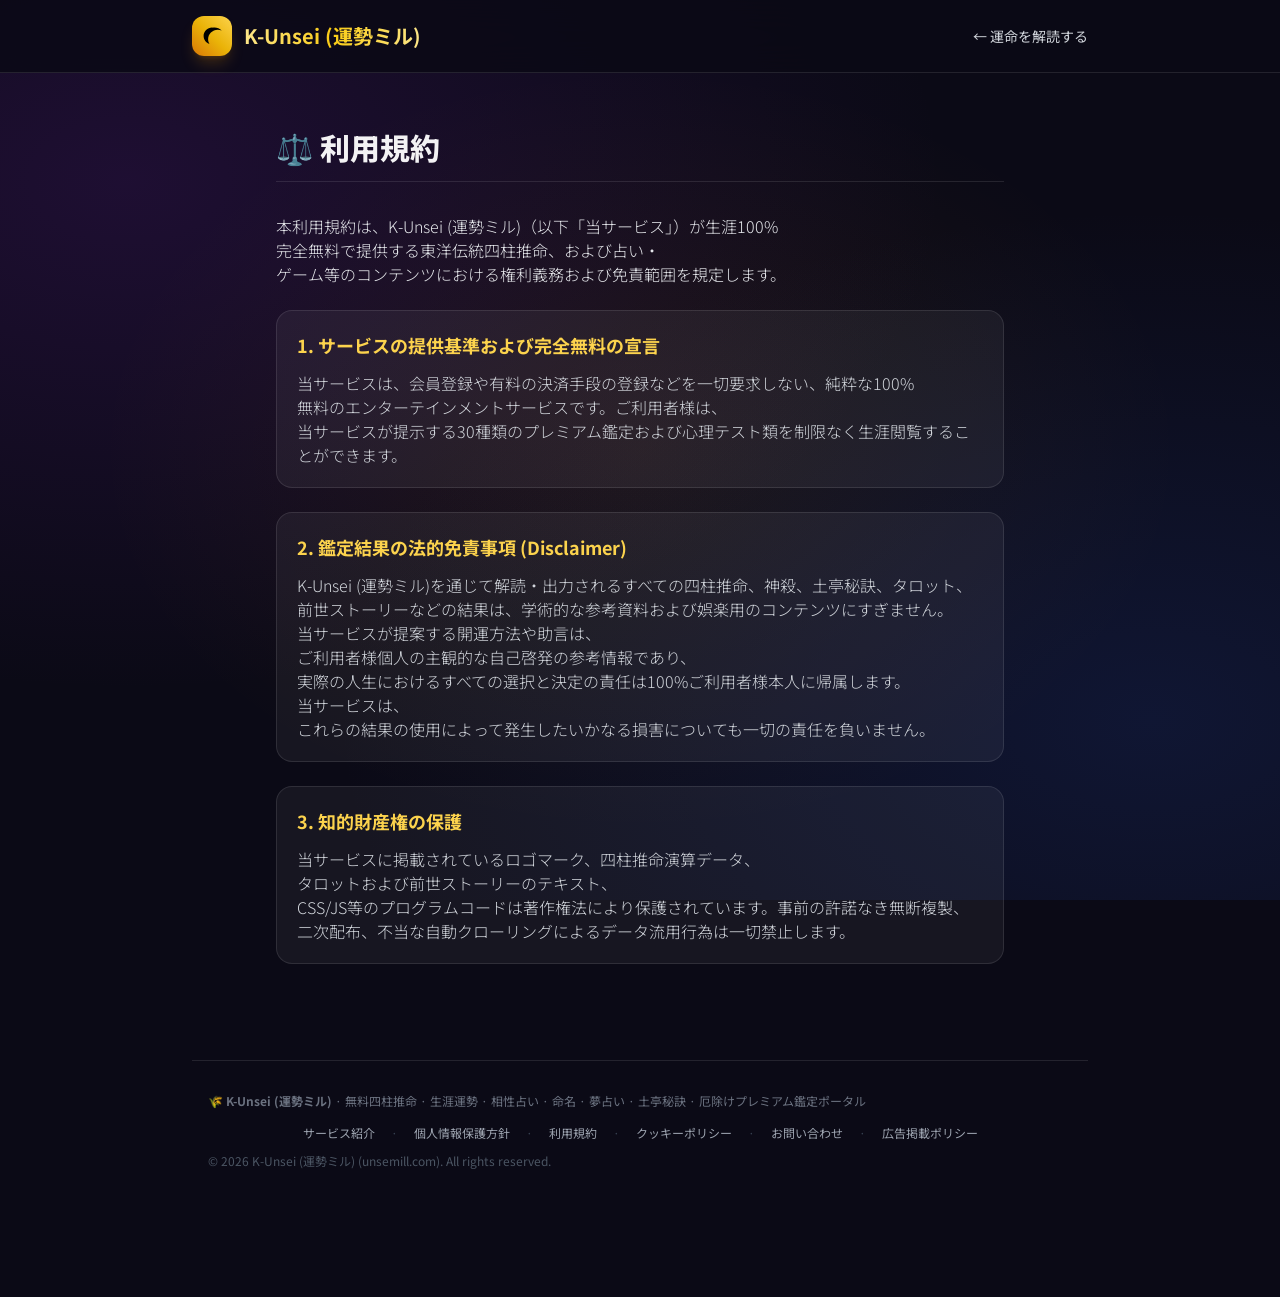
<file: terms.html>
<!DOCTYPE html>
<html lang="ja">
<head>
    <meta charset="UTF-8">
    <meta name="viewport" content="width=device-width, initial-scale=1.0, viewport-fit=cover">
    <meta http-equiv="Cache-Control" content="no-cache, no-store, must-revalidate">
    <meta http-equiv="Pragma" content="no-cache">
    <meta http-equiv="Expires" content="0">
    <title>利用規約 | K-Unsei</title>
    <meta name="description" content="K-Unsei (運勢ミル)の利用規約、サービス提供形態、伝統的な命理学鑑定情報に関する免責事項および法的一般的な取扱いについて明示します。">
    <meta name="robots" content="index, follow">
    <link rel="canonical" href="https://www.unsemill.com/ja/terms.html">
    <meta name="theme-color" content="#0B0A16">
    <meta property="og:type" content="website">
    <meta property="og:site_name" content="K-Unsei (運勢ミル)">
    <meta property="og:title" content="利用規約 | K-Unsei (運勢ミル)">
    <meta property="og:description" content="K-Unsei (運勢ミル)の利用規約と責任の除外範囲、免責事項。">
    <meta property="og:image" content="https://www.unsemill.com/assets/hero-sky.svg">
    <meta property="og:url" content="https://www.unsemill.com/ja/terms.html">
    <link rel="preconnect" href="https://fonts.googleapis.com">
    <link rel="preconnect" href="https://fonts.gstatic.com" crossorigin>
    <link href="https://fonts.googleapis.com/css2?family=Noto+Sans+JP:wght@300;400;500;700&family=Noto+Serif+JP:wght@400;700&display=swap" rel="stylesheet">
    <link rel="stylesheet" href="./css/style_ja.css?v=20260724-120000">
</head>
<body class="selection:bg-gold-500 selection:text-mystic-900 pb-24 bg-mystic-900 text-gray-300">
    <!-- Header Navigation -->
    <header class="sticky top-0 z-50 backdrop-blur-xl bg-mystic-900/85 border-b border-white/10 px-4 py-3 sm:py-4">
        <div class="max-w-4xl mx-auto flex items-center justify-between">
            <a href="./index.html" class="flex items-center space-x-3">
                <div class="w-10 h-10 rounded-xl bg-gradient-to-tr from-amber-600 via-yellow-500 to-amber-300 flex items-center justify-center shadow-lg shadow-amber-500/20 text-mystic-900 font-bold text-xl">
                    <svg xmlns="http://www.w3.org/2000/svg" viewBox="0 0 100 100" class="w-6 h-6 text-mystic-900 fill-current">
                        <path d="M50 15C31.5 15 15 31.5 15 50C15 65.4 25.4 78.4 39.5 82.8C35.9 77.2 33.8 70.6 33.8 63.5C33.8 41.5 51.8 23.5 73.8 23.5C79.8 23.5 85.5 24.8 90.5 27.2C82.5 19.8 71.8 15 60 15C56.6 15 53.3 15.5 50 15Z" />
                    </svg>
                </div>
                <div class="font-serif-kr font-bold text-lg sm:text-xl text-transparent bg-clip-text bg-gradient-to-r from-amber-200 via-yellow-400 to-amber-200 whitespace-nowrap">K-Unsei (運勢ミル)</div>
            </a>
            <a href="./index.html" class="text-xs sm:text-sm text-gray-300 hover:text-amber-300 transition flex items-center gap-1.5">← 運命を解読する</a>
        </div>
    </header>

    <main class="max-w-3xl mx-auto px-5 py-10 sm:py-14 space-y-8">
        <h1 class="font-serif-kr text-2xl sm:text-3xl font-extrabold text-white/95 pb-4 border-b border-white/10">⚖️ 利用規約</h1>
        
        <div class="space-y-6 text-sm sm:text-base leading-relaxed break-keep">
            <p class="font-light text-gray-200">
                本利用規約は、K-Unsei (運勢ミル)（以下「当サービス」）が生涯100%完全無料で提供する東洋伝統四柱推命、および占い・ゲーム等のコンテンツにおける権利義務および免責範囲を規定します。
            </p>

            <div class="p-5 rounded-2xl bg-white/5 border border-white/10 space-y-3">
                <h2 class="font-serif-kr text-lg font-bold text-amber-300">1. サービスの提供基準および完全無料の宣言</h2>
                <p class="font-light text-gray-300">
                    当サービスは、会員登録や有料の決済手段の登録などを一切要求しない、純粋な100%無料のエンターテインメントサービスです。ご利用者様は、当サービスが提示する30種類のプレミアム鑑定および心理テスト類を制限なく生涯閲覧することができます。
                </p>
            </div>

            <div class="p-5 rounded-2xl bg-white/5 border border-white/10 space-y-3">
                <h2 class="font-serif-kr text-lg font-bold text-amber-300">2. 鑑定結果の法的免責事項 (Disclaimer)</h2>
                <p class="font-light text-gray-300">
                    K-Unsei (運勢ミル)を通じて解読・出力されるすべての四柱推命、神殺、土亭秘訣、タロット、前世ストーリーなどの結果は、学術的な参考資料および娯楽用のコンテンツにすぎません。当サービスが提案する開運方法や助言は、ご利用者様個人の主観的な自己啓発の参考情報であり、実際の人生におけるすべての選択と決定の責任は100%ご利用者様本人に帰属します。当サービスは、これらの結果の使用によって発生したいかなる損害についても一切の責任を負いません。
                </p>
            </div>

            <div class="p-5 rounded-2xl bg-white/5 border border-white/10 space-y-3">
                <h2 class="font-serif-kr text-lg font-bold text-amber-300">3. 知的財産権の保護</h2>
                <p class="font-light text-gray-300">
                    当サービスに掲載されているロゴマーク、四柱推命演算データ、タロットおよび前世ストーリーのテキスト、CSS/JS等のプログラムコードは著作権法により保護されています。事前の許諾なき無断複製、二次配布、不当な自動クローリングによるデータ流用行為は一切禁止します。
                </p>
            </div>
        </div>
    </main>

    <!-- Footer -->
    <footer class="max-w-4xl mx-auto px-4 py-8 mt-10 border-t border-white/10 text-center text-xs text-gray-500 space-y-3">
        <p>🌾 <strong>K-Unsei (運勢ミル)</strong> · 無料四柱推命 · 生涯運勢 · 相性占い · 命名 · 夢占い · 土亭秘訣 · 厄除けプレミアム鑑定ポータル</p>
        <nav class="flex flex-wrap items-center justify-center gap-x-4 gap-y-1.5 pt-1 text-gray-400">
            <a href="./about.html" class="hover:text-amber-300 transition">サービス紹介</a>
            <span class="text-gray-700">·</span>
            <a href="./privacy.html" class="hover:text-amber-300 transition">個人情報保護方針</a>
            <span class="text-gray-700">·</span>
            <a href="./terms.html" class="hover:text-amber-300 transition">利用規約</a>
            <span class="text-gray-700">·</span>
            <a href="./cookie.html" class="hover:text-amber-300 transition">クッキーポリシー</a>
            <span class="text-gray-700">·</span>
            <a href="./contact.html" class="hover:text-amber-300 transition">お問い合わせ</a>
            <span class="text-gray-700">·</span>
            <a href="./ad-policy.html" class="hover:text-amber-300 transition">広告掲載ポリシー</a>
        </nav>
        <p class="text-gray-600">© 2026 K-Unsei (運勢ミル) (unsemill.com). All rights reserved.</p>
    </footer>
</body>
</html>
</file>
<file: css/style_ja.css>
/* ===================== [교정] 5대 원칙 다국어 줄바꿈/가독성 대응 ===================== */
html[lang="ko"] {
    word-break: keep-all !important;
}
html[lang="ja"] {
    word-break: normal !important;
    overflow-wrap: anywhere !important;
    line-break: strict !important;
}
html[lang="ja"] .card p, html[lang="ja"] .glass-card p, html[lang="ja"] p {
    text-align: left !important;
}
html[lang="en"] {
    word-break: normal !important;
    hyphens: auto !important;
}


/* ===================== [교정] 5대 원칙 헤더/노치 대응 ===================== */
.site-header {
    position: sticky !important;
    top: 0 !important;
    z-index: 50 !important;
    padding-top: env(safe-area-inset-top) !important;
}
.site-logo {
    flex-shrink: 1 !important;
    min-width: 0 !important;
}
.logo-text {
    overflow: hidden !important;
    white-space: nowrap !important;
    text-overflow: ellipsis !important;
}
@media (max-width: 640px) {
    .lang-btn {
        width: 28px !important;
        height: 28px !important;
        font-size: 10px !important;
    }
    .tool-btn {
        width: 36px !important;
        height: 36px !important;
        font-size: 12px !important;
    }
}

/* 스크린리더 전용(SEO 텍스트 시각적 숨김) */
.sr-only{position:absolute;width:1px;height:1px;padding:0;margin:-1px;overflow:hidden;clip:rect(0,0,0,0);white-space:nowrap;border:0}
/* 애드센스 광고 컨테이너 */
.ad-slot{margin:24px auto;max-width:900px;padding:0 16px;text-align:center;min-height:100px}
.ad-slot .ad-label{font-size:11px;color:#6b7280;margin-bottom:6px;letter-spacing:.05em}
.ad-slot ins{display:block}
/* ===== 커스텀 스타일 ===== */

        html, body {
            -webkit-font-smoothing: antialiased !important;
            -moz-osx-font-smoothing: grayscale !important;
            text-rendering: optimizeLegibility !important;
            -webkit-text-size-adjust: 100% !important;
        }

        /* 아이폰/모바일 Safari 네이티브 폼 렌더링 초기화 및 고화질 커스텀 화살표 */
        select, input, button {
            -webkit-appearance: none !important;
            appearance: none !important;
            outline: none !important;
        }

        /* 아이폰 Safari 라디오/체크박스 기본 동그라미 인풋 완벽 은김 처리 */
        input[type="radio"], input[type="checkbox"] {
            display: none !important;
            opacity: 0 !important;
            position: absolute !important;
            width: 0 !important;
            height: 0 !important;
            pointer-events: none !important;
        }
        
        select {
            background-image: url("data:image/svg+xml;charset=UTF-8,%3csvg xmlns='http://www.w3.org/2000/svg' viewBox='0 0 24 24' fill='none' stroke='%23FBBF24' stroke-width='2' stroke-linecap='round' stroke-linejoin='round'%3e%3cpolyline points='6 9 12 15 18 9'%3e%3c/polyline%3e%3c/svg%3e") !important;
            background-repeat: no-repeat !important;
            background-position: right 0.75rem center !important;
            background-size: 1rem !important;
        }

        body {
            font-family: 'Noto Sans JP', sans-serif;
            background-color: #0B0A16;
            color: #E2E8F0;
            background-image: 
                radial-gradient(at 10% 20%, rgba(88, 28, 135, 0.25) 0px, transparent 50%),
                radial-gradient(at 90% 80%, rgba(30, 58, 138, 0.25) 0px, transparent 50%),
                radial-gradient(at 50% 50%, rgba(245, 158, 11, 0.08) 0px, transparent 60%);
            background-attachment: fixed;
            min-height: 100vh;
        }

        .font-serif-jp { font-family: 'Noto Serif JP', serif; }

        .glass-card {
            background: rgba(21, 19, 43, 0.78);
            backdrop-filter: blur(16px);
            -webkit-backdrop-filter: blur(16px);
            border: 1px solid rgba(255, 255, 255, 0.08);
            box-shadow: 0 20px 50px rgba(0, 0, 0, 0.5);
        }

        .glass-card-hover { transition: all 0.3s cubic-bezier(0.4, 0, 0.2, 1); }
        .glass-card-hover:hover {
            transform: translateY(-3px);
            border-color: rgba(245, 158, 11, 0.4);
            box-shadow: 0 25px 60px rgba(245, 158, 11, 0.15);
        }

        .wood-bg { background: linear-gradient(135deg, rgba(16, 185, 129, 0.2), rgba(5, 150, 105, 0.3)); border-color: rgba(16, 185, 129, 0.5); color: #6EE7B7; }
        .fire-bg { background: linear-gradient(135deg, rgba(239, 68, 68, 0.2), rgba(220, 38, 38, 0.3)); border-color: rgba(239, 68, 68, 0.5); color: #FCA5A5; }
        .earth-bg { background: linear-gradient(135deg, rgba(245, 158, 11, 0.2), rgba(217, 119, 6, 0.3)); border-color: rgba(245, 158, 11, 0.5); color: #FDE68A; }
        .metal-bg { background: linear-gradient(135deg, rgba(226, 232, 240, 0.2), rgba(148, 163, 184, 0.3)); border-color: rgba(226, 232, 240, 0.5); color: #F8FAFC; }
        .water-bg { background: linear-gradient(135deg, rgba(59, 130, 246, 0.2), rgba(37, 99, 235, 0.3)); border-color: rgba(59, 130, 246, 0.5); color: #93C5FD; }

        .wood-text { color: #34D399; } .fire-text { color: #F87171; } .earth-text { color: #FBBF24; } .metal-text { color: #E2E8F0; } .water-text { color: #60A5FA; }

        ::-webkit-scrollbar { width: 8px; height: 8px; }
        ::-webkit-scrollbar-track { background: rgba(11, 10, 22, 0.8); }
        ::-webkit-scrollbar-thumb { background: rgba(245, 158, 11, 0.3); border-radius: 4px; }
        ::-webkit-scrollbar-thumb:hover { background: rgba(245, 158, 11, 0.5); }

        .tab-content { display: none; animation: fadeIn 0.4s ease-out forwards; scroll-margin-top: 190px; }
        .tab-content.active { display: block; }
        @keyframes fadeIn { from { opacity: 0; transform: translateY(8px); } to { opacity: 1; transform: translateY(0); } }

        .pulse-gold { animation: pulseGold 2s infinite; }
        @keyframes pulseGold { 0%, 100% { box-shadow: 0 0 15px rgba(245, 158, 11, 0.4); } 50% { box-shadow: 0 0 30px rgba(245, 158, 11, 0.8); } }

        @media print {
            body { background: #fff !important; color: #000 !important; }
            .no-print { display: none !important; }
            .glass-card { background: #fff !important; border: 1px solid #ddd !important; box-shadow: none !important; color: #000 !important; }
            .text-gray-300, .text-gray-400 { color: #333 !important; }
        }

/* ===== Tailwind compiled ===== */
*,:after,:before{--tw-border-spacing-x:0;--tw-border-spacing-y:0;--tw-translate-x:0;--tw-translate-y:0;--tw-rotate:0;--tw-skew-x:0;--tw-skew-y:0;--tw-scale-x:1;--tw-scale-y:1;--tw-pan-x: ;--tw-pan-y: ;--tw-pinch-zoom: ;--tw-scroll-snap-strictness:proximity;--tw-gradient-from-position: ;--tw-gradient-via-position: ;--tw-gradient-to-position: ;--tw-ordinal: ;--tw-slashed-zero: ;--tw-numeric-figure: ;--tw-numeric-spacing: ;--tw-numeric-fraction: ;--tw-ring-inset: ;--tw-ring-offset-width:0px;--tw-ring-offset-color:#fff;--tw-ring-color:rgba(59,130,246,.5);--tw-ring-offset-shadow:0 0 #0000;--tw-ring-shadow:0 0 #0000;--tw-shadow:0 0 #0000;--tw-shadow-colored:0 0 #0000;--tw-blur: ;--tw-brightness: ;--tw-contrast: ;--tw-grayscale: ;--tw-hue-rotate: ;--tw-invert: ;--tw-saturate: ;--tw-sepia: ;--tw-drop-shadow: ;--tw-backdrop-blur: ;--tw-backdrop-brightness: ;--tw-backdrop-contrast: ;--tw-backdrop-grayscale: ;--tw-backdrop-hue-rotate: ;--tw-backdrop-invert: ;--tw-backdrop-opacity: ;--tw-backdrop-saturate: ;--tw-backdrop-sepia: ;--tw-contain-size: ;--tw-contain-layout: ;--tw-contain-paint: ;--tw-contain-style: }::backdrop{--tw-border-spacing-x:0;--tw-border-spacing-y:0;--tw-translate-x:0;--tw-translate-y:0;--tw-rotate:0;--tw-skew-x:0;--tw-skew-y:0;--tw-scale-x:1;--tw-scale-y:1;--tw-pan-x: ;--tw-pan-y: ;--tw-pinch-zoom: ;--tw-scroll-snap-strictness:proximity;--tw-gradient-from-position: ;--tw-gradient-via-position: ;--tw-gradient-to-position: ;--tw-ordinal: ;--tw-slashed-zero: ;--tw-numeric-figure: ;--tw-numeric-spacing: ;--tw-numeric-fraction: ;--tw-ring-inset: ;--tw-ring-offset-width:0px;--tw-ring-offset-color:#fff;--tw-ring-color:rgba(59,130,246,.5);--tw-ring-offset-shadow:0 0 #0000;--tw-ring-shadow:0 0 #0000;--tw-shadow:0 0 #0000;--tw-shadow-colored:0 0 #0000;--tw-blur: ;--tw-brightness: ;--tw-contrast: ;--tw-grayscale: ;--tw-hue-rotate: ;--tw-invert: ;--tw-saturate: ;--tw-sepia: ;--tw-drop-shadow: ;--tw-backdrop-blur: ;--tw-backdrop-brightness: ;--tw-backdrop-contrast: ;--tw-backdrop-grayscale: ;--tw-backdrop-hue-rotate: ;--tw-backdrop-invert: ;--tw-backdrop-opacity: ;--tw-backdrop-saturate: ;--tw-backdrop-sepia: ;--tw-contain-size: ;--tw-contain-layout: ;--tw-contain-paint: ;--tw-contain-style: }/*! tailwindcss v3.4.17 | MIT License | https://tailwindcss.com*/*,:after,:before{box-sizing:border-box;border:0 solid #e5e7eb}:after,:before{--tw-content:""}:host,html{line-height:1.5;-webkit-text-size-adjust:100%;-moz-tab-size:4;-o-tab-size:4;tab-size:4;font-family:Noto Sans JP,sans-serif;font-feature-settings:normal;font-variation-settings:normal;-webkit-tap-highlight-color:transparent}body{margin:0;line-height:inherit}hr{height:0;color:inherit;border-top-width:1px}abbr:where([title]){-webkit-text-decoration:underline dotted;text-decoration:underline dotted}h1,h2,h3,h4,h5,h6{font-size:inherit;font-weight:inherit}a{color:inherit;text-decoration:inherit}b,strong{font-weight:bolder}code,kbd,pre,samp{font-family:ui-monospace,SFMono-Regular,Menlo,Monaco,Consolas,Liberation Mono,Courier New,monospace;font-feature-settings:normal;font-variation-settings:normal;font-size:1em}small{font-size:80%}sub,sup{font-size:75%;line-height:0;position:relative;vertical-align:baseline}sub{bottom:-.25em}sup{top:-.5em}table{text-indent:0;border-color:inherit;border-collapse:collapse}button,input,optgroup,select,textarea{font-family:inherit;font-feature-settings:inherit;font-variation-settings:inherit;font-size:100%;font-weight:inherit;line-height:inherit;letter-spacing:inherit;color:inherit;margin:0;padding:0}button,select{text-transform:none}button,input:where([type=button]),input:where([type=reset]),input:where([type=submit]){-webkit-appearance:button;background-color:transparent;background-image:none}:-moz-focusring{outline:auto}:-moz-ui-invalid{box-shadow:none}progress{vertical-align:baseline}::-webkit-inner-spin-button,::-webkit-outer-spin-button{height:auto}[type=search]{-webkit-appearance:textfield;outline-offset:-2px}::-webkit-search-decoration{-webkit-appearance:none}::-webkit-file-upload-button{-webkit-appearance:button;font:inherit}summary{display:list-item}blockquote,dd,dl,figure,h1,h2,h3,h4,h5,h6,hr,p,pre{margin:0}fieldset{margin:0}fieldset,legend{padding:0}menu,ol,ul{list-style:none;margin:0;padding:0}dialog{padding:0}textarea{resize:vertical}input::-moz-placeholder,textarea::-moz-placeholder{opacity:1;color:#9ca3af}input::placeholder,textarea::placeholder{opacity:1;color:#9ca3af}[role=button],button{cursor:pointer}:disabled{cursor:default}audio,canvas,embed,iframe,img,object,svg,video{display:block;vertical-align:middle}img,video{max-width:100%;height:auto}[hidden]:where(:not([hidden=until-found])){display:none}.container{width:100%}@media (min-width:640px){.container{max-width:640px}}@media (min-width:768px){.container{max-width:768px}}@media (min-width:1024px){.container{max-width:1024px}}@media (min-width:1280px){.container{max-width:1280px}}@media (min-width:1536px){.container{max-width:1536px}}.sr-only{position:absolute;width:1px;height:1px;padding:0;margin:-1px;overflow:hidden;clip:rect(0,0,0,0);white-space:nowrap;border-width:0}.pointer-events-none{pointer-events:none}.fixed{position:fixed}.absolute{position:absolute}.relative{position:relative}.sticky{position:sticky}.inset-0{inset:0}.-right-20{right:-5rem}.-right-8{right:-2rem}.-top-20{top:-5rem}.-top-8{top:-2rem}.top-0{top:0}.z-50{z-index:50}.mx-auto{margin-left:auto;margin-right:auto}.my-3{margin-top:.75rem;margin-bottom:.75rem}.my-4{margin-top:1rem;margin-bottom:1rem}.mb-0\.5{margin-bottom:.125rem}.mb-1{margin-bottom:.25rem}.mb-1\.5{margin-bottom:.375rem}.mb-12{margin-bottom:3rem}.mb-2{margin-bottom:.5rem}.mb-6{margin-bottom:1.5rem}.mb-8{margin-bottom:2rem}.ml-1{margin-left:.25rem}.ml-2{margin-left:.5rem}.mt-0\.5{margin-top:.125rem}.mt-1{margin-top:.25rem}.mt-1\.5{margin-top:.375rem}.mt-10{margin-top:2.5rem}.mt-16{margin-top:4rem}.mt-2{margin-top:.5rem}.mt-2\.5{margin-top:.625rem}.mt-4{margin-top:1rem}.block{display:block}.flex{display:flex}.inline-flex{display:inline-flex}.grid{display:grid}.hidden{display:none}.h-10{height:2.5rem}.h-14{height:3.5rem}.h-16{height:4rem}.h-2{height:.5rem}.h-2\.5{height:.625rem}.h-20{height:5rem}.h-24{height:6rem}.h-3\.5{height:.875rem}.h-32{height:8rem}.h-4{height:1rem}.h-40{height:10rem}.h-5{height:1.25rem}.h-6{height:1.5rem}.h-full{height:100%}.max-h-\[500px\]{max-height:500px}.w-10{width:2.5rem}.w-11{width:2.75rem}.w-14{width:3.5rem}.w-16{width:4rem}.w-2{width:.5rem}.w-20{width:5rem}.w-24{width:6rem}.w-3\.5{width:.875rem}.w-4{width:1rem}.w-40{width:10rem}.w-5{width:1.25rem}.w-6{width:1.5rem}.w-full{width:100%}.min-w-max{min-width:-moz-max-content;min-width:max-content}.max-w-2xl{max-width:42rem}.max-w-3xl{max-width:48rem}.max-w-4xl{max-width:56rem}.max-w-7xl{max-width:80rem}.max-w-md{max-width:28rem}.max-w-sm{max-width:24rem}.max-w-xl{max-width:36rem}.transform{transform:translate(var(--tw-translate-x),var(--tw-translate-y)) rotate(var(--tw-rotate)) skewX(var(--tw-skew-x)) skewY(var(--tw-skew-y)) scaleX(var(--tw-scale-x)) scaleY(var(--tw-scale-y))}@keyframes ping{75%,to{transform:scale(2);opacity:0}}.animate-ping{animation:ping 1s cubic-bezier(0,0,.2,1) infinite}@keyframes pulse{50%{opacity:.5}}.animate-pulse{animation:pulse 2s cubic-bezier(.4,0,.6,1) infinite}@keyframes spin{to{transform:rotate(1turn)}}.animate-spin{animation:spin 1s linear infinite}.cursor-pointer{cursor:pointer}.select-none{-webkit-user-select:none;-moz-user-select:none;user-select:none}.list-inside{list-style-position:inside}.list-disc{list-style-type:disc}.grid-cols-1{grid-template-columns:repeat(1,minmax(0,1fr))}.grid-cols-2{grid-template-columns:repeat(2,minmax(0,1fr))}.grid-cols-3{grid-template-columns:repeat(3,minmax(0,1fr))}.grid-cols-5{grid-template-columns:repeat(5,minmax(0,1fr))}.flex-col{flex-direction:column}.flex-wrap{flex-wrap:wrap}.items-start{align-items:flex-start}.items-end{align-items:flex-end}.items-center{align-items:center}.justify-center{justify-content:center}.justify-between{justify-content:space-between}.gap-1{gap:.25rem}.gap-1\.5{gap:.375rem}.gap-2{gap:.5rem}.gap-3{gap:.75rem}.gap-4{gap:1rem}.gap-6{gap:1.5rem}.gap-x-4{-moz-column-gap:1rem;column-gap:1rem}.gap-y-1\.5{row-gap:.375rem}.space-x-1\.5>:not([hidden])~:not([hidden]){--tw-space-x-reverse:0;margin-right:calc(.375rem*var(--tw-space-x-reverse));margin-left:calc(.375rem*(1 - var(--tw-space-x-reverse)))}.space-x-2>:not([hidden])~:not([hidden]){--tw-space-x-reverse:0;margin-right:calc(.5rem*var(--tw-space-x-reverse));margin-left:calc(.5rem*(1 - var(--tw-space-x-reverse)))}.space-x-2\.5>:not([hidden])~:not([hidden]){--tw-space-x-reverse:0;margin-right:calc(.625rem*var(--tw-space-x-reverse));margin-left:calc(.625rem*(1 - var(--tw-space-x-reverse)))}.space-x-3>:not([hidden])~:not([hidden]){--tw-space-x-reverse:0;margin-right:calc(.75rem*var(--tw-space-x-reverse));margin-left:calc(.75rem*(1 - var(--tw-space-x-reverse)))}.space-x-4>:not([hidden])~:not([hidden]){--tw-space-x-reverse:0;margin-right:calc(1rem*var(--tw-space-x-reverse));margin-left:calc(1rem*(1 - var(--tw-space-x-reverse)))}.space-y-1>:not([hidden])~:not([hidden]){--tw-space-y-reverse:0;margin-top:calc(.25rem*(1 - var(--tw-space-y-reverse)));margin-bottom:calc(.25rem*var(--tw-space-y-reverse))}.space-y-1\.5>:not([hidden])~:not([hidden]){--tw-space-y-reverse:0;margin-top:calc(.375rem*(1 - var(--tw-space-y-reverse)));margin-bottom:calc(.375rem*var(--tw-space-y-reverse))}.space-y-2>:not([hidden])~:not([hidden]){--tw-space-y-reverse:0;margin-top:calc(.5rem*(1 - var(--tw-space-y-reverse)));margin-bottom:calc(.5rem*var(--tw-space-y-reverse))}.space-y-3>:not([hidden])~:not([hidden]){--tw-space-y-reverse:0;margin-top:calc(.75rem*(1 - var(--tw-space-y-reverse)));margin-bottom:calc(.75rem*var(--tw-space-y-reverse))}.space-y-4>:not([hidden])~:not([hidden]){--tw-space-y-reverse:0;margin-top:calc(1rem*(1 - var(--tw-space-y-reverse)));margin-bottom:calc(1rem*var(--tw-space-y-reverse))}.space-y-5>:not([hidden])~:not([hidden]){--tw-space-y-reverse:0;margin-top:calc(1.25rem*(1 - var(--tw-space-y-reverse)));margin-bottom:calc(1.25rem*var(--tw-space-y-reverse))}.space-y-6>:not([hidden])~:not([hidden]){--tw-space-y-reverse:0;margin-top:calc(1.5rem*(1 - var(--tw-space-y-reverse)));margin-bottom:calc(1.5rem*var(--tw-space-y-reverse))}.space-y-8>:not([hidden])~:not([hidden]){--tw-space-y-reverse:0;margin-top:calc(2rem*(1 - var(--tw-space-y-reverse)));margin-bottom:calc(2rem*var(--tw-space-y-reverse))}.overflow-hidden{overflow:hidden}.overflow-y-auto{overflow-y:auto}.whitespace-nowrap{white-space:nowrap}.break-keep{word-break:keep-all}.rounded{border-radius:.25rem}.rounded-2xl{border-radius:1rem}.rounded-3xl{border-radius:1.5rem}.rounded-full{border-radius:9999px}.rounded-lg{border-radius:.5rem}.rounded-xl{border-radius:.75rem}.border{border-width:1px}.border-2{border-width:2px}.border-4{border-width:4px}.border-b{border-bottom-width:1px}.border-l-4{border-left-width:4px}.border-t{border-top-width:1px}.border-t-2{border-top-width:2px}.border-dashed{border-style:dashed}.border-amber-500{--tw-border-opacity:1;border-color:rgb(245 158 11/var(--tw-border-opacity,1))}.border-amber-500\/20{border-color:rgba(245,158,11,.2)}.border-amber-500\/30{border-color:rgba(245,158,11,.3)}.border-amber-500\/40{border-color:rgba(245,158,11,.4)}.border-amber-500\/50{border-color:rgba(245,158,11,.5)}.border-amber-500\/60{border-color:rgba(245,158,11,.6)}.border-blue-500\/40{border-color:rgba(59,130,246,.4)}.border-cyan-500{--tw-border-opacity:1;border-color:rgb(6 182 212/var(--tw-border-opacity,1))}.border-cyan-500\/30{border-color:rgba(6,182,212,.3)}.border-cyan-500\/40{border-color:rgba(6,182,212,.4)}.border-emerald-500{--tw-border-opacity:1;border-color:rgb(16 185 129/var(--tw-border-opacity,1))}.border-emerald-500\/30{border-color:rgba(16,185,129,.3)}.border-emerald-500\/40{border-color:rgba(16,185,129,.4)}.border-emerald-500\/50{border-color:rgba(16,185,129,.5)}.border-gray-600{--tw-border-opacity:1;border-color:rgb(75 85 99/var(--tw-border-opacity,1))}.border-indigo-500{--tw-border-opacity:1;border-color:rgb(99 102 241/var(--tw-border-opacity,1))}.border-indigo-500\/30{border-color:rgba(99,102,241,.3)}.border-indigo-500\/50{border-color:rgba(99,102,241,.5)}.border-pink-500{--tw-border-opacity:1;border-color:rgb(236 72 153/var(--tw-border-opacity,1))}.border-pink-500\/30{border-color:rgba(236,72,153,.3)}.border-purple-400{--tw-border-opacity:1;border-color:rgb(192 132 252/var(--tw-border-opacity,1))}.border-purple-500{--tw-border-opacity:1;border-color:rgb(168 85 247/var(--tw-border-opacity,1))}.border-purple-500\/30{border-color:rgba(168,85,247,.3)}.border-red-500{--tw-border-opacity:1;border-color:rgb(239 68 68/var(--tw-border-opacity,1))}.border-red-500\/30{border-color:rgba(239,68,68,.3)}.border-red-500\/40{border-color:rgba(239,68,68,.4)}.border-rose-500\/30{border-color:rgba(244,63,94,.3)}.border-slate-500\/40{border-color:rgba(100,116,139,.4)}.border-white\/10{border-color:hsla(0,0%,100%,.1)}.border-white\/15{border-color:hsla(0,0%,100%,.15)}.border-white\/20{border-color:hsla(0,0%,100%,.2)}.border-yellow-500{--tw-border-opacity:1;border-color:rgb(234 179 8/var(--tw-border-opacity,1))}.border-yellow-500\/30{border-color:rgba(234,179,8,.3)}.border-yellow-500\/50{border-color:rgba(234,179,8,.5)}.border-t-amber-400{--tw-border-opacity:1;border-top-color:rgb(251 191 36/var(--tw-border-opacity,1))}.bg-amber-400{--tw-bg-opacity:1;background-color:rgb(251 191 36/var(--tw-bg-opacity,1))}.bg-amber-500{--tw-bg-opacity:1;background-color:rgb(245 158 11/var(--tw-bg-opacity,1))}.bg-amber-500\/10{background-color:rgba(245,158,11,.1)}.bg-amber-500\/15{background-color:rgba(245,158,11,.15)}.bg-amber-500\/20{background-color:rgba(245,158,11,.2)}.bg-blue-500{--tw-bg-opacity:1;background-color:rgb(59 130 246/var(--tw-bg-opacity,1))}.bg-blue-500\/20{background-color:rgba(59,130,246,.2)}.bg-cyan-500{--tw-bg-opacity:1;background-color:rgb(6 182 212/var(--tw-bg-opacity,1))}.bg-cyan-500\/20{background-color:rgba(6,182,212,.2)}.bg-emerald-400{--tw-bg-opacity:1;background-color:rgb(52 211 153/var(--tw-bg-opacity,1))}.bg-emerald-500{--tw-bg-opacity:1;background-color:rgb(16 185 129/var(--tw-bg-opacity,1))}.bg-emerald-500\/10{background-color:rgba(16,185,129,.1)}.bg-emerald-500\/20{background-color:rgba(16,185,129,.2)}.bg-emerald-500\/30{background-color:rgba(16,185,129,.3)}.bg-gray-700{--tw-bg-opacity:1;background-color:rgb(55 65 81/var(--tw-bg-opacity,1))}.bg-indigo-400{--tw-bg-opacity:1;background-color:rgb(129 140 248/var(--tw-bg-opacity,1))}.bg-indigo-500{--tw-bg-opacity:1;background-color:rgb(99 102 241/var(--tw-bg-opacity,1))}.bg-indigo-500\/20{background-color:rgba(99,102,241,.2)}.bg-mystic-800{--tw-bg-opacity:1;background-color:rgb(21 19 43/var(--tw-bg-opacity,1))}.bg-mystic-800\/60{background-color:rgba(21,19,43,.6)}.bg-mystic-800\/80{background-color:rgba(21,19,43,.8)}.bg-mystic-800\/90{background-color:rgba(21,19,43,.9)}.bg-mystic-900{--tw-bg-opacity:1;background-color:rgb(11 10 22/var(--tw-bg-opacity,1))}.bg-mystic-900\/85{background-color:rgba(11,10,22,.85)}.bg-mystic-900\/90{background-color:rgba(11,10,22,.9)}.bg-pink-400{--tw-bg-opacity:1;background-color:rgb(244 114 182/var(--tw-bg-opacity,1))}.bg-pink-500{--tw-bg-opacity:1;background-color:rgb(236 72 153/var(--tw-bg-opacity,1))}.bg-pink-500\/10{background-color:rgba(236,72,153,.1)}.bg-pink-500\/20{background-color:rgba(236,72,153,.2)}.bg-purple-500{--tw-bg-opacity:1;background-color:rgb(168 85 247/var(--tw-bg-opacity,1))}.bg-purple-500\/20{background-color:rgba(168,85,247,.2)}.bg-red-500{--tw-bg-opacity:1;background-color:rgb(239 68 68/var(--tw-bg-opacity,1))}.bg-red-500\/10{background-color:rgba(239,68,68,.1)}.bg-red-500\/20{background-color:rgba(239,68,68,.2)}.bg-rose-500\/10{background-color:rgba(244,63,94,.1)}.bg-slate-300{--tw-bg-opacity:1;background-color:rgb(203 213 225/var(--tw-bg-opacity,1))}.bg-slate-500\/20{background-color:rgba(100,116,139,.2)}.bg-white\/10{background-color:hsla(0,0%,100%,.1)}.bg-white\/5{background-color:hsla(0,0%,100%,.05)}.bg-yellow-500{--tw-bg-opacity:1;background-color:rgb(234 179 8/var(--tw-bg-opacity,1))}.bg-yellow-500\/20{background-color:rgba(234,179,8,.2)}.bg-gradient-to-br{background-image:linear-gradient(to bottom right,var(--tw-gradient-stops))}.bg-gradient-to-r{background-image:linear-gradient(to right,var(--tw-gradient-stops))}.bg-gradient-to-t{background-image:linear-gradient(to top,var(--tw-gradient-stops))}.bg-gradient-to-tr{background-image:linear-gradient(to top right,var(--tw-gradient-stops))}.from-amber-200{--tw-gradient-from:#fde68a var(--tw-gradient-from-position);--tw-gradient-to:hsla(48,97%,77%,0) var(--tw-gradient-to-position);--tw-gradient-stops:var(--tw-gradient-from),var(--tw-gradient-to)}.from-amber-500{--tw-gradient-from:#f59e0b var(--tw-gradient-from-position);--tw-gradient-to:rgba(245,158,11,0) var(--tw-gradient-to-position);--tw-gradient-stops:var(--tw-gradient-from),var(--tw-gradient-to)}.from-amber-500\/20{--tw-gradient-from:rgba(245,158,11,.2) var(--tw-gradient-from-position);--tw-gradient-to:rgba(245,158,11,0) var(--tw-gradient-to-position);--tw-gradient-stops:var(--tw-gradient-from),var(--tw-gradient-to)}.from-amber-600{--tw-gradient-from:#d97706 var(--tw-gradient-from-position);--tw-gradient-to:rgba(217,119,6,0) var(--tw-gradient-to-position);--tw-gradient-stops:var(--tw-gradient-from),var(--tw-gradient-to)}.from-cyan-500{--tw-gradient-from:#06b6d4 var(--tw-gradient-from-position);--tw-gradient-to:rgba(6,182,212,0) var(--tw-gradient-to-position);--tw-gradient-stops:var(--tw-gradient-from),var(--tw-gradient-to)}.from-cyan-500\/20{--tw-gradient-from:rgba(6,182,212,.2) var(--tw-gradient-from-position);--tw-gradient-to:rgba(6,182,212,0) var(--tw-gradient-to-position);--tw-gradient-stops:var(--tw-gradient-from),var(--tw-gradient-to)}.from-emerald-500\/10{--tw-gradient-from:rgba(16,185,129,.1) var(--tw-gradient-from-position);--tw-gradient-to:rgba(16,185,129,0) var(--tw-gradient-to-position);--tw-gradient-stops:var(--tw-gradient-from),var(--tw-gradient-to)}.from-emerald-500\/20{--tw-gradient-from:rgba(16,185,129,.2) var(--tw-gradient-from-position);--tw-gradient-to:rgba(16,185,129,0) var(--tw-gradient-to-position);--tw-gradient-stops:var(--tw-gradient-from),var(--tw-gradient-to)}.from-indigo-500\/20{--tw-gradient-from:rgba(99,102,241,.2) var(--tw-gradient-from-position);--tw-gradient-to:rgba(99,102,241,0) var(--tw-gradient-to-position);--tw-gradient-stops:var(--tw-gradient-from),var(--tw-gradient-to)}.from-mystic-900\/70{--tw-gradient-from:rgba(11,10,22,.7) var(--tw-gradient-from-position);--tw-gradient-to:rgba(11,10,22,0) var(--tw-gradient-to-position);--tw-gradient-stops:var(--tw-gradient-from),var(--tw-gradient-to)}.from-pink-500{--tw-gradient-from:#ec4899 var(--tw-gradient-from-position);--tw-gradient-to:rgba(236,72,153,0) var(--tw-gradient-to-position);--tw-gradient-stops:var(--tw-gradient-from),var(--tw-gradient-to)}.from-pink-500\/20{--tw-gradient-from:rgba(236,72,153,.2) var(--tw-gradient-from-position);--tw-gradient-to:rgba(236,72,153,0) var(--tw-gradient-to-position);--tw-gradient-stops:var(--tw-gradient-from),var(--tw-gradient-to)}.from-purple-500\/20{--tw-gradient-from:rgba(168,85,247,.2) var(--tw-gradient-from-position);--tw-gradient-to:rgba(168,85,247,0) var(--tw-gradient-to-position);--tw-gradient-stops:var(--tw-gradient-from),var(--tw-gradient-to)}.from-rose-500\/10{--tw-gradient-from:rgba(244,63,94,.1) var(--tw-gradient-from-position);--tw-gradient-to:rgba(244,63,94,0) var(--tw-gradient-to-position);--tw-gradient-stops:var(--tw-gradient-from),var(--tw-gradient-to)}.from-yellow-500\/20{--tw-gradient-from:rgba(234,179,8,.2) var(--tw-gradient-from-position);--tw-gradient-to:rgba(234,179,8,0) var(--tw-gradient-to-position);--tw-gradient-stops:var(--tw-gradient-from),var(--tw-gradient-to)}.via-amber-400{--tw-gradient-to:rgba(251,191,36,0) var(--tw-gradient-to-position);--tw-gradient-stops:var(--tw-gradient-from),#fbbf24 var(--tw-gradient-via-position),var(--tw-gradient-to)}.via-amber-500\/10{--tw-gradient-to:rgba(245,158,11,0) var(--tw-gradient-to-position);--tw-gradient-stops:var(--tw-gradient-from),rgba(245,158,11,.1) var(--tw-gradient-via-position),var(--tw-gradient-to)}.via-blue-500\/10{--tw-gradient-to:rgba(59,130,246,0) var(--tw-gradient-to-position);--tw-gradient-stops:var(--tw-gradient-from),rgba(59,130,246,.1) var(--tw-gradient-via-position),var(--tw-gradient-to)}.via-pink-500\/10{--tw-gradient-to:rgba(236,72,153,0) var(--tw-gradient-to-position);--tw-gradient-stops:var(--tw-gradient-from),rgba(236,72,153,.1) var(--tw-gradient-via-position),var(--tw-gradient-to)}.via-purple-500\/10{--tw-gradient-to:rgba(168,85,247,0) var(--tw-gradient-to-position);--tw-gradient-stops:var(--tw-gradient-from),rgba(168,85,247,.1) var(--tw-gradient-via-position),var(--tw-gradient-to)}.via-rose-500\/10{--tw-gradient-to:rgba(244,63,94,0) var(--tw-gradient-to-position);--tw-gradient-stops:var(--tw-gradient-from),rgba(244,63,94,.1) var(--tw-gradient-via-position),var(--tw-gradient-to)}.via-teal-500\/10{--tw-gradient-to:rgba(20,184,166,0) var(--tw-gradient-to-position);--tw-gradient-stops:var(--tw-gradient-from),rgba(20,184,166,.1) var(--tw-gradient-via-position),var(--tw-gradient-to)}.via-transparent{--tw-gradient-to:transparent var(--tw-gradient-to-position);--tw-gradient-stops:var(--tw-gradient-from),transparent var(--tw-gradient-via-position),var(--tw-gradient-to)}.via-yellow-400{--tw-gradient-to:rgba(250,204,21,0) var(--tw-gradient-to-position);--tw-gradient-stops:var(--tw-gradient-from),#facc15 var(--tw-gradient-via-position),var(--tw-gradient-to)}.via-yellow-500{--tw-gradient-to:rgba(234,179,8,0) var(--tw-gradient-to-position);--tw-gradient-stops:var(--tw-gradient-from),#eab308 var(--tw-gradient-via-position),var(--tw-gradient-to)}.via-yellow-500\/10{--tw-gradient-to:rgba(234,179,8,0) var(--tw-gradient-to-position);--tw-gradient-stops:var(--tw-gradient-from),rgba(234,179,8,.1) var(--tw-gradient-via-position),var(--tw-gradient-to)}.via-yellow-500\/20{--tw-gradient-to:rgba(234,179,8,0) var(--tw-gradient-to-position);--tw-gradient-stops:var(--tw-gradient-from),rgba(234,179,8,.2) var(--tw-gradient-via-position),var(--tw-gradient-to)}.to-amber-200{--tw-gradient-to:#fde68a var(--tw-gradient-to-position)}.to-amber-300{--tw-gradient-to:#fcd34d var(--tw-gradient-to-position)}.to-amber-500\/20{--tw-gradient-to:rgba(245,158,11,.2) var(--tw-gradient-to-position)}.to-amber-600{--tw-gradient-to:#d97706 var(--tw-gradient-to-position)}.to-blue-600{--tw-gradient-to:#2563eb var(--tw-gradient-to-position)}.to-cyan-500\/20{--tw-gradient-to:rgba(6,182,212,.2) var(--tw-gradient-to-position)}.to-emerald-500\/20{--tw-gradient-to:rgba(16,185,129,.2) var(--tw-gradient-to-position)}.to-indigo-500\/20{--tw-gradient-to:rgba(99,102,241,.2) var(--tw-gradient-to-position)}.to-orange-500\/10{--tw-gradient-to:rgba(249,115,22,.1) var(--tw-gradient-to-position)}.to-pink-500\/20{--tw-gradient-to:rgba(236,72,153,.2) var(--tw-gradient-to-position)}.to-purple-500\/20{--tw-gradient-to:rgba(168,85,247,.2) var(--tw-gradient-to-position)}.to-rose-600{--tw-gradient-to:#e11d48 var(--tw-gradient-to-position)}.to-teal-500\/10{--tw-gradient-to:rgba(20,184,166,.1) var(--tw-gradient-to-position)}.to-transparent{--tw-gradient-to:transparent var(--tw-gradient-to-position)}.to-yellow-200{--tw-gradient-to:#fef08a var(--tw-gradient-to-position)}.to-yellow-500{--tw-gradient-to:#eab308 var(--tw-gradient-to-position)}.to-yellow-500\/20{--tw-gradient-to:rgba(234,179,8,.2) var(--tw-gradient-to-position)}.to-yellow-600{--tw-gradient-to:#ca8a04 var(--tw-gradient-to-position)}.bg-clip-text{-webkit-background-clip:text;background-clip:text}.object-cover{-o-object-fit:cover;object-fit:cover}.p-0\.5{padding:.125rem}.p-2{padding:.5rem}.p-2\.5{padding:.625rem}.p-3{padding:.75rem}.p-4{padding:1rem}.p-5{padding:1.25rem}.p-6{padding:1.5rem}.px-1{padding-left:.25rem;padding-right:.25rem}.px-2{padding-left:.5rem;padding-right:.5rem}.px-2\.5{padding-left:.625rem;padding-right:.625rem}.px-3{padding-left:.75rem;padding-right:.75rem}.px-3\.5{padding-left:.875rem;padding-right:.875rem}.px-4{padding-left:1rem;padding-right:1rem}.px-5{padding-left:1.25rem;padding-right:1.25rem}.py-1{padding-top:.25rem;padding-bottom:.25rem}.py-1\.5{padding-top:.375rem;padding-bottom:.375rem}.py-10{padding-top:2.5rem;padding-bottom:2.5rem}.py-2{padding-top:.5rem;padding-bottom:.5rem}.py-2\.5{padding-top:.625rem;padding-bottom:.625rem}.py-3{padding-top:.75rem;padding-bottom:.75rem}.py-4{padding-top:1rem;padding-bottom:1rem}.py-8{padding-top:2rem;padding-bottom:2rem}.pb-2{padding-bottom:.5rem}.pb-2\.5{padding-bottom:.625rem}.pb-24{padding-bottom:6rem}.pb-3{padding-bottom:.75rem}.pb-3\.5{padding-bottom:.875rem}.pb-4{padding-bottom:1rem}.pb-5{padding-bottom:1.25rem}.pb-8{padding-bottom:2rem}.pr-1{padding-right:.25rem}.pt-0\.5{padding-top:.125rem}.pt-1{padding-top:.25rem}.pt-1\.5{padding-top:.375rem}.pt-2{padding-top:.5rem}.pt-3{padding-top:.75rem}.pt-4{padding-top:1rem}.pt-5{padding-top:1.25rem}.pt-6{padding-top:1.5rem}.text-left{text-align:left}.text-center{text-align:center}.text-right{text-align:right}.font-sans{font-family:Noto Sans JP,sans-serif}.text-2xl{font-size:1.5rem;line-height:2rem}.text-3xl{font-size:1.875rem;line-height:2.25rem}.text-4xl{font-size:2.25rem;line-height:2.5rem}.text-\[10px\]{font-size:10px}.text-\[11px\]{font-size:11px}.text-base{font-size:1rem;line-height:1.5rem}.text-lg{font-size:1.125rem;line-height:1.75rem}.text-sm{font-size:.875rem;line-height:1.25rem}.text-xl{font-size:1.25rem;line-height:1.75rem}.text-xs{font-size:.75rem;line-height:1rem}.font-bold{font-weight:700}.font-extrabold{font-weight:800}.font-light{font-weight:300}.font-medium{font-weight:500}.font-normal{font-weight:400}.font-semibold{font-weight:600}.uppercase{text-transform:uppercase}.italic{font-style:italic}.leading-normal{line-height:1.5}.leading-relaxed{line-height:1.625}.leading-snug{line-height:1.375}.tracking-normal{letter-spacing:0}.tracking-wider{letter-spacing:.05em}.text-amber-300{--tw-text-opacity:1;color:rgb(252 211 77/var(--tw-text-opacity,1))}.text-amber-400{--tw-text-opacity:1;color:rgb(251 191 36/var(--tw-text-opacity,1))}.text-amber-500{--tw-text-opacity:1;color:rgb(245 158 11/var(--tw-text-opacity,1))}.text-blue-300{--tw-text-opacity:1;color:rgb(147 197 253/var(--tw-text-opacity,1))}.text-blue-400{--tw-text-opacity:1;color:rgb(96 165 250/var(--tw-text-opacity,1))}.text-cyan-300{--tw-text-opacity:1;color:rgb(103 232 249/var(--tw-text-opacity,1))}.text-cyan-400{--tw-text-opacity:1;color:rgb(34 211 238/var(--tw-text-opacity,1))}.text-emerald-300{--tw-text-opacity:1;color:rgb(110 231 183/var(--tw-text-opacity,1))}.text-emerald-400{--tw-text-opacity:1;color:rgb(52 211 153/var(--tw-text-opacity,1))}.text-gray-100{--tw-text-opacity:1;color:rgb(243 244 246/var(--tw-text-opacity,1))}.text-gray-200{--tw-text-opacity:1;color:rgb(229 231 235/var(--tw-text-opacity,1))}.text-gray-300{--tw-text-opacity:1;color:rgb(209 213 219/var(--tw-text-opacity,1))}.text-gray-300\/90{color:rgba(209,213,219,.9)}.text-gray-400{--tw-text-opacity:1;color:rgb(156 163 175/var(--tw-text-opacity,1))}.text-gray-500{--tw-text-opacity:1;color:rgb(107 114 128/var(--tw-text-opacity,1))}.text-gray-600{--tw-text-opacity:1;color:rgb(75 85 99/var(--tw-text-opacity,1))}.text-gray-700{--tw-text-opacity:1;color:rgb(55 65 81/var(--tw-text-opacity,1))}.text-indigo-300{--tw-text-opacity:1;color:rgb(165 180 252/var(--tw-text-opacity,1))}.text-indigo-400{--tw-text-opacity:1;color:rgb(129 140 248/var(--tw-text-opacity,1))}.text-mystic-900{--tw-text-opacity:1;color:rgb(11 10 22/var(--tw-text-opacity,1))}.text-pink-300{--tw-text-opacity:1;color:rgb(249 168 212/var(--tw-text-opacity,1))}.text-pink-400{--tw-text-opacity:1;color:rgb(244 114 182/var(--tw-text-opacity,1))}.text-purple-300{--tw-text-opacity:1;color:rgb(216 180 254/var(--tw-text-opacity,1))}.text-purple-400{--tw-text-opacity:1;color:rgb(192 132 252/var(--tw-text-opacity,1))}.text-red-300{--tw-text-opacity:1;color:rgb(252 165 165/var(--tw-text-opacity,1))}.text-red-400{--tw-text-opacity:1;color:rgb(248 113 113/var(--tw-text-opacity,1))}.text-rose-300{--tw-text-opacity:1;color:rgb(253 164 175/var(--tw-text-opacity,1))}.text-rose-400{--tw-text-opacity:1;color:rgb(251 113 133/var(--tw-text-opacity,1))}.text-slate-300{--tw-text-opacity:1;color:rgb(203 213 225/var(--tw-text-opacity,1))}.text-transparent{color:transparent}.text-white{--tw-text-opacity:1;color:rgb(255 255 255/var(--tw-text-opacity,1))}.text-white\/95{color:hsla(0,0%,100%,.95)}.text-yellow-300{--tw-text-opacity:1;color:rgb(253 224 71/var(--tw-text-opacity,1))}.text-yellow-400{--tw-text-opacity:1;color:rgb(250 204 21/var(--tw-text-opacity,1))}.underline{text-decoration-line:underline}.decoration-amber-500\/40{text-decoration-color:rgba(245,158,11,.4)}.underline-offset-4{text-underline-offset:4px}.placeholder-gray-500::-moz-placeholder{--tw-placeholder-opacity:1;color:rgb(107 114 128/var(--tw-placeholder-opacity,1))}.placeholder-gray-500::placeholder{--tw-placeholder-opacity:1;color:rgb(107 114 128/var(--tw-placeholder-opacity,1))}.opacity-40{opacity:.4}.shadow{--tw-shadow:0 1px 3px 0 rgba(0,0,0,.1),0 1px 2px -1px rgba(0,0,0,.1);--tw-shadow-colored:0 1px 3px 0 var(--tw-shadow-color),0 1px 2px -1px var(--tw-shadow-color)}.shadow,.shadow-2xl{box-shadow:var(--tw-ring-offset-shadow,0 0 #0000),var(--tw-ring-shadow,0 0 #0000),var(--tw-shadow)}.shadow-2xl{--tw-shadow:0 25px 50px -12px rgba(0,0,0,.25);--tw-shadow-colored:0 25px 50px -12px var(--tw-shadow-color)}.shadow-inner{--tw-shadow:inset 0 2px 4px 0 rgba(0,0,0,.05);--tw-shadow-colored:inset 0 2px 4px 0 var(--tw-shadow-color)}.shadow-inner,.shadow-lg{box-shadow:var(--tw-ring-offset-shadow,0 0 #0000),var(--tw-ring-shadow,0 0 #0000),var(--tw-shadow)}.shadow-lg{--tw-shadow:0 10px 15px -3px rgba(0,0,0,.1),0 4px 6px -4px rgba(0,0,0,.1);--tw-shadow-colored:0 10px 15px -3px var(--tw-shadow-color),0 4px 6px -4px var(--tw-shadow-color)}.shadow-md{--tw-shadow:0 4px 6px -1px rgba(0,0,0,.1),0 2px 4px -2px rgba(0,0,0,.1);--tw-shadow-colored:0 4px 6px -1px var(--tw-shadow-color),0 2px 4px -2px var(--tw-shadow-color)}.shadow-md,.shadow-sm{box-shadow:var(--tw-ring-offset-shadow,0 0 #0000),var(--tw-ring-shadow,0 0 #0000),var(--tw-shadow)}.shadow-sm{--tw-shadow:0 1px 2px 0 rgba(0,0,0,.05);--tw-shadow-colored:0 1px 2px 0 var(--tw-shadow-color)}.shadow-xl{--tw-shadow:0 20px 25px -5px rgba(0,0,0,.1),0 8px 10px -6px rgba(0,0,0,.1);--tw-shadow-colored:0 20px 25px -5px var(--tw-shadow-color),0 8px 10px -6px var(--tw-shadow-color);box-shadow:var(--tw-ring-offset-shadow,0 0 #0000),var(--tw-ring-shadow,0 0 #0000),var(--tw-shadow)}.shadow-amber-500\/10{--tw-shadow-color:rgba(245,158,11,.1);--tw-shadow:var(--tw-shadow-colored)}.shadow-amber-500\/20{--tw-shadow-color:rgba(245,158,11,.2);--tw-shadow:var(--tw-shadow-colored)}.shadow-amber-900\/30{--tw-shadow-color:rgba(120,53,15,.3);--tw-shadow:var(--tw-shadow-colored)}.ring-4{--tw-ring-offset-shadow:var(--tw-ring-inset) 0 0 0 var(--tw-ring-offset-width) var(--tw-ring-offset-color);--tw-ring-shadow:var(--tw-ring-inset) 0 0 0 calc(4px + var(--tw-ring-offset-width)) var(--tw-ring-color);box-shadow:var(--tw-ring-offset-shadow),var(--tw-ring-shadow),var(--tw-shadow,0 0 #0000)}.ring-amber-500\/20{--tw-ring-color:rgba(245,158,11,.2)}.blur{--tw-blur:blur(8px)}.blur,.blur-3xl{filter:var(--tw-blur) var(--tw-brightness) var(--tw-contrast) var(--tw-grayscale) var(--tw-hue-rotate) var(--tw-invert) var(--tw-saturate) var(--tw-sepia) var(--tw-drop-shadow)}.blur-3xl{--tw-blur:blur(64px)}.blur-xl{--tw-blur:blur(24px)}.blur-xl,.filter{filter:var(--tw-blur) var(--tw-brightness) var(--tw-contrast) var(--tw-grayscale) var(--tw-hue-rotate) var(--tw-invert) var(--tw-saturate) var(--tw-sepia) var(--tw-drop-shadow)}.backdrop-blur-md{--tw-backdrop-blur:blur(12px)}.backdrop-blur-md,.backdrop-blur-xl{-webkit-backdrop-filter:var(--tw-backdrop-blur) var(--tw-backdrop-brightness) var(--tw-backdrop-contrast) var(--tw-backdrop-grayscale) var(--tw-backdrop-hue-rotate) var(--tw-backdrop-invert) var(--tw-backdrop-opacity) var(--tw-backdrop-saturate) var(--tw-backdrop-sepia);backdrop-filter:var(--tw-backdrop-blur) var(--tw-backdrop-brightness) var(--tw-backdrop-contrast) var(--tw-backdrop-grayscale) var(--tw-backdrop-hue-rotate) var(--tw-backdrop-invert) var(--tw-backdrop-opacity) var(--tw-backdrop-saturate) var(--tw-backdrop-sepia)}.backdrop-blur-xl{--tw-backdrop-blur:blur(24px)}.transition{transition-property:color,background-color,border-color,text-decoration-color,fill,stroke,opacity,box-shadow,transform,filter,-webkit-backdrop-filter;transition-property:color,background-color,border-color,text-decoration-color,fill,stroke,opacity,box-shadow,transform,filter,backdrop-filter;transition-property:color,background-color,border-color,text-decoration-color,fill,stroke,opacity,box-shadow,transform,filter,backdrop-filter,-webkit-backdrop-filter;transition-timing-function:cubic-bezier(.4,0,.2,1);transition-duration:.15s}.transition-all{transition-property:all;transition-timing-function:cubic-bezier(.4,0,.2,1);transition-duration:.15s}.duration-1000{transition-duration:1s}.selection\:bg-gold-500 ::-moz-selection{--tw-bg-opacity:1;background-color:rgb(245 158 11/var(--tw-bg-opacity,1))}.selection\:bg-gold-500 ::selection{--tw-bg-opacity:1;background-color:rgb(245 158 11/var(--tw-bg-opacity,1))}.selection\:text-mystic-900 ::-moz-selection{--tw-text-opacity:1;color:rgb(11 10 22/var(--tw-text-opacity,1))}.selection\:text-mystic-900 ::selection{--tw-text-opacity:1;color:rgb(11 10 22/var(--tw-text-opacity,1))}.selection\:bg-gold-500::-moz-selection{--tw-bg-opacity:1;background-color:rgb(245 158 11/var(--tw-bg-opacity,1))}.selection\:bg-gold-500::selection{--tw-bg-opacity:1;background-color:rgb(245 158 11/var(--tw-bg-opacity,1))}.selection\:text-mystic-900::-moz-selection{--tw-text-opacity:1;color:rgb(11 10 22/var(--tw-text-opacity,1))}.selection\:text-mystic-900::selection{--tw-text-opacity:1;color:rgb(11 10 22/var(--tw-text-opacity,1))}.after\:absolute:after{content:var(--tw-content);position:absolute}.after\:left-\[2px\]:after{content:var(--tw-content);left:2px}.after\:top-\[2px\]:after{content:var(--tw-content);top:2px}.after\:h-5:after{content:var(--tw-content);height:1.25rem}.after\:w-5:after{content:var(--tw-content);width:1.25rem}.after\:rounded-full:after{content:var(--tw-content);border-radius:9999px}.after\:border:after{content:var(--tw-content);border-width:1px}.after\:border-gray-300:after{content:var(--tw-content);--tw-border-opacity:1;border-color:rgb(209 213 219/var(--tw-border-opacity,1))}.after\:bg-white:after{content:var(--tw-content);--tw-bg-opacity:1;background-color:rgb(255 255 255/var(--tw-bg-opacity,1))}.after\:transition-all:after{content:var(--tw-content);transition-property:all;transition-timing-function:cubic-bezier(.4,0,.2,1);transition-duration:.15s}.after\:content-\[\'\'\]:after{--tw-content:"";content:var(--tw-content)}.hover\:scale-105:hover{--tw-scale-x:1.05;--tw-scale-y:1.05;transform:translate(var(--tw-translate-x),var(--tw-translate-y)) rotate(var(--tw-rotate)) skewX(var(--tw-skew-x)) skewY(var(--tw-skew-y)) scaleX(var(--tw-scale-x)) scaleY(var(--tw-scale-y))}.hover\:border-white\/30:hover{border-color:hsla(0,0%,100%,.3)}.hover\:bg-amber-500\/30:hover{background-color:rgba(245,158,11,.3)}.hover\:bg-blue-500\/30:hover{background-color:rgba(59,130,246,.3)}.hover\:bg-emerald-400:hover{--tw-bg-opacity:1;background-color:rgb(52 211 153/var(--tw-bg-opacity,1))}.hover\:bg-emerald-500\/30:hover{background-color:rgba(16,185,129,.3)}.hover\:bg-emerald-500\/40:hover{background-color:rgba(16,185,129,.4)}.hover\:bg-red-500\/30:hover{background-color:rgba(239,68,68,.3)}.hover\:bg-slate-500\/30:hover{background-color:rgba(100,116,139,.3)}.hover\:bg-white\/20:hover{background-color:hsla(0,0%,100%,.2)}.hover\:bg-white\/5:hover{background-color:hsla(0,0%,100%,.05)}.hover\:from-amber-400:hover{--tw-gradient-from:#fbbf24 var(--tw-gradient-from-position);--tw-gradient-to:rgba(251,191,36,0) var(--tw-gradient-to-position);--tw-gradient-stops:var(--tw-gradient-from),var(--tw-gradient-to)}.hover\:from-amber-500\/30:hover{--tw-gradient-from:rgba(245,158,11,.3) var(--tw-gradient-from-position);--tw-gradient-to:rgba(245,158,11,0) var(--tw-gradient-to-position);--tw-gradient-stops:var(--tw-gradient-from),var(--tw-gradient-to)}.hover\:from-cyan-400:hover{--tw-gradient-from:#22d3ee var(--tw-gradient-from-position);--tw-gradient-to:rgba(34,211,238,0) var(--tw-gradient-to-position);--tw-gradient-stops:var(--tw-gradient-from),var(--tw-gradient-to)}.hover\:from-pink-400:hover{--tw-gradient-from:#f472b6 var(--tw-gradient-from-position);--tw-gradient-to:rgba(244,114,182,0) var(--tw-gradient-to-position);--tw-gradient-stops:var(--tw-gradient-from),var(--tw-gradient-to)}.hover\:via-yellow-400:hover{--tw-gradient-to:rgba(250,204,21,0) var(--tw-gradient-to-position);--tw-gradient-stops:var(--tw-gradient-from),#facc15 var(--tw-gradient-via-position),var(--tw-gradient-to)}.hover\:to-amber-500:hover{--tw-gradient-to:#f59e0b var(--tw-gradient-to-position)}.hover\:to-blue-500:hover{--tw-gradient-to:#3b82f6 var(--tw-gradient-to-position)}.hover\:to-rose-500:hover{--tw-gradient-to:#f43f5e var(--tw-gradient-to-position)}.hover\:to-yellow-500:hover{--tw-gradient-to:#eab308 var(--tw-gradient-to-position)}.hover\:to-yellow-500\/30:hover{--tw-gradient-to:rgba(234,179,8,.3) var(--tw-gradient-to-position)}.hover\:text-amber-200:hover{--tw-text-opacity:1;color:rgb(253 230 138/var(--tw-text-opacity,1))}.hover\:text-amber-300:hover{--tw-text-opacity:1;color:rgb(252 211 77/var(--tw-text-opacity,1))}.hover\:underline:hover{text-decoration-line:underline}.focus\:border-amber-400:focus{--tw-border-opacity:1;border-color:rgb(251 191 36/var(--tw-border-opacity,1))}.focus\:border-amber-500:focus{--tw-border-opacity:1;border-color:rgb(245 158 11/var(--tw-border-opacity,1))}.focus\:border-cyan-500:focus{--tw-border-opacity:1;border-color:rgb(6 182 212/var(--tw-border-opacity,1))}.focus\:border-emerald-500:focus{--tw-border-opacity:1;border-color:rgb(16 185 129/var(--tw-border-opacity,1))}.focus\:border-pink-400:focus{--tw-border-opacity:1;border-color:rgb(244 114 182/var(--tw-border-opacity,1))}.focus\:outline-none:focus{outline:2px solid transparent;outline-offset:2px}.focus\:ring-amber-500:focus{--tw-ring-opacity:1;--tw-ring-color:rgb(245 158 11/var(--tw-ring-opacity,1))}.active\:scale-95:active{--tw-scale-x:.95;--tw-scale-y:.95}.active\:scale-95:active,.active\:scale-\[0\.99\]:active{transform:translate(var(--tw-translate-x),var(--tw-translate-y)) rotate(var(--tw-rotate)) skewX(var(--tw-skew-x)) skewY(var(--tw-skew-y)) scaleX(var(--tw-scale-x)) scaleY(var(--tw-scale-y))}.active\:scale-\[0\.99\]:active{--tw-scale-x:0.99;--tw-scale-y:0.99}.peer:checked~.peer-checked\:border-amber-500{--tw-border-opacity:1;border-color:rgb(245 158 11/var(--tw-border-opacity,1))}.peer:checked~.peer-checked\:bg-amber-500{--tw-bg-opacity:1;background-color:rgb(245 158 11/var(--tw-bg-opacity,1))}.peer:checked~.peer-checked\:bg-amber-500\/20{background-color:rgba(245,158,11,.2)}.peer:checked~.peer-checked\:text-amber-300{--tw-text-opacity:1;color:rgb(252 211 77/var(--tw-text-opacity,1))}.peer:checked~.peer-checked\:after\:translate-x-full:after{content:var(--tw-content);--tw-translate-x:100%;transform:translate(var(--tw-translate-x),var(--tw-translate-y)) rotate(var(--tw-rotate)) skewX(var(--tw-skew-x)) skewY(var(--tw-skew-y)) scaleX(var(--tw-scale-x)) scaleY(var(--tw-scale-y))}.peer:checked~.peer-checked\:after\:border-white:after{content:var(--tw-content);--tw-border-opacity:1;border-color:rgb(255 255 255/var(--tw-border-opacity,1))}.peer:focus~.peer-focus\:outline-none{outline:2px solid transparent;outline-offset:2px}@media (min-width:640px){.sm\:col-span-2{grid-column:span 2/span 2}.sm\:block{display:block}.sm\:h-16{height:4rem}.sm\:h-20{height:5rem}.sm\:h-28{height:7rem}.sm\:h-4{height:1rem}.sm\:h-40{height:10rem}.sm\:w-16{width:4rem}.sm\:w-20{width:5rem}.sm\:w-28{width:7rem}.sm\:w-4{width:1rem}.sm\:w-auto{width:auto}.sm\:grid-cols-2{grid-template-columns:repeat(2,minmax(0,1fr))}.sm\:grid-cols-3{grid-template-columns:repeat(3,minmax(0,1fr))}.sm\:grid-cols-4{grid-template-columns:repeat(4,minmax(0,1fr))}.sm\:grid-cols-5{grid-template-columns:repeat(5,minmax(0,1fr))}.sm\:flex-row{flex-direction:row}.sm\:items-center{align-items:center}.sm\:gap-1\.5{gap:.375rem}.sm\:gap-2{gap:.5rem}.sm\:gap-4{gap:1rem}.sm\:space-x-4>:not([hidden])~:not([hidden]){--tw-space-x-reverse:0;margin-right:calc(1rem*var(--tw-space-x-reverse));margin-left:calc(1rem*(1 - var(--tw-space-x-reverse)))}.sm\:space-y-6>:not([hidden])~:not([hidden]){--tw-space-y-reverse:0;margin-top:calc(1.5rem*(1 - var(--tw-space-y-reverse)));margin-bottom:calc(1.5rem*var(--tw-space-y-reverse))}.sm\:p-5{padding:1.25rem}.sm\:p-6{padding:1.5rem}.sm\:p-8{padding:2rem}.sm\:px-3{padding-left:.75rem;padding-right:.75rem}.sm\:px-4{padding-left:1rem;padding-right:1rem}.sm\:py-1\.5{padding-top:.375rem;padding-bottom:.375rem}.sm\:py-14{padding-top:3.5rem;padding-bottom:3.5rem}.sm\:py-2{padding-top:.5rem;padding-bottom:.5rem}.sm\:py-4{padding-top:1rem;padding-bottom:1rem}.sm\:pb-10{padding-bottom:2.5rem}.sm\:pt-10{padding-top:2.5rem}.sm\:pt-4{padding-top:1rem}.sm\:text-right{text-align:right}.sm\:text-2xl{font-size:1.5rem;line-height:2rem}.sm\:text-3xl{font-size:1.875rem;line-height:2.25rem}.sm\:text-4xl{font-size:2.25rem;line-height:2.5rem}.sm\:text-5xl{font-size:3rem;line-height:1}.sm\:text-base{font-size:1rem;line-height:1.5rem}.sm\:text-lg{font-size:1.125rem;line-height:1.75rem}.sm\:text-sm{font-size:.875rem;line-height:1.25rem}.sm\:text-xl{font-size:1.25rem;line-height:1.75rem}.sm\:text-xs{font-size:.75rem;line-height:1rem}.sm\:leading-loose{line-height:2}.sm\:leading-tight{line-height:1.25}}@media (min-width:768px){.md\:block{display:block}.md\:h-48{height:12rem}.md\:grid-cols-2{grid-template-columns:repeat(2,minmax(0,1fr))}.md\:grid-cols-3{grid-template-columns:repeat(3,minmax(0,1fr))}.md\:grid-cols-4{grid-template-columns:repeat(4,minmax(0,1fr))}.md\:flex-row{flex-direction:row}.md\:items-center{align-items:center}.md\:pt-14{padding-top:3.5rem}.md\:text-left{text-align:left}.md\:text-5xl{font-size:3rem;line-height:1}.md\:text-base{font-size:1rem;line-height:1.5rem}.md\:text-lg{font-size:1.125rem;line-height:1.75rem}}@media (min-width:1024px){.lg\:grid-cols-4{grid-template-columns:repeat(4,minmax(0,1fr))}.lg\:text-6xl{font-size:3.75rem;line-height:1}}

/* ==========================================================================
   [수정됨] 아이폰 및 갤럭시 최적화 크로스플랫폼 레이아웃 보완 시스템
   ========================================================================== */

/* 모바일 화면에서 메뉴 폰트 및 배열 간격 완벽 보정 */
@media (max-width: 768px) {
    /* 카테고리 내비게이션 가로형 핑거 스와이프 스크롤로 강제 전환 */
    .tab-nav-scroller {
        display: flex !important;
        flex-wrap: nowrap !important;
        overflow-x: auto !important;
        -webkit-overflow-scrolling: touch !important;
        gap: 8px !important;
        padding-bottom: 10px !important;
        scrollbar-width: none !important; /* Firefox */
    }
    .tab-nav-scroller::-webkit-scrollbar {
        display: none !important; /* Chrome / Safari */
    }
    .tab-btn {
        flex: 0 0 auto !important;
        font-size: 11.5px !important;
        padding: 8px 14px !important;
        border-radius: 10px !important;
        letter-spacing: -0.02em !important;
    }
    
    /* 본인 사주 글자 및 오행 격자 간격 정렬 */
    .saju-grid {
        grid-template-columns: repeat(4, minmax(0, 1fr)) !important;
        gap: 6px !important;
    }
    
    /* 모바일 그리드 카드 크기 정렬 */
    .daily-plaza-grid {
        grid-template-columns: repeat(2, minmax(0, 1fr)) !important;
        gap: 8px !important;
    }
}

/* 타로 카드 3D 플립 애니메이션 */
.tarot-scene {
    perspective: 1000px;
}
.tarot-card-inner {
    width: 100%;
    height: 100%;
    transition: transform 0.6s cubic-bezier(0.4, 0, 0.2, 1);
    transform-style: preserve-3d;
    position: relative;
}
.tarot-card-inner.flipped {
    transform: rotateY(180deg);
}
.tarot-front, .tarot-back {
    position: absolute;
    width: 100%;
    height: 100%;
    backface-visibility: hidden;
    -webkit-backface-visibility: hidden;
    border-radius: 16px;
    border: 1px solid rgba(255, 255, 255, 0.15);
    display: flex;
    flex-direction: column;
    align-items: center;
    justify-content: center;
}
.tarot-back {
    background: linear-gradient(135deg, #1e1b4b 0%, #311042 100%);
    box-shadow: inset 0 0 20px rgba(245, 158, 11, 0.2);
}
.tarot-front {
    background: linear-gradient(135deg, #111827 0%, #1f2937 100%);
    transform: rotateY(180deg);
    box-shadow: 0 10px 25px rgba(0, 0, 0, 0.5);
}

/* 애드센스 광고 슬롯 및 버튼 보완 */
.ad-slot-wrapper {
    background: rgba(255, 255, 255, 0.02);
    border: 1px dashed rgba(255, 255, 255, 0.08);
    border-radius: 12px;
    padding: 16px;
    margin: 20px 0;
    text-align: center;
}


/* ==========================================================================
   🚨 [수정됨] 모바일/PC 크로스플랫폼 멀티컬럼 그리드 레이아웃 보완 코드
   ========================================================================== */
.grid {
    display: grid !important;
}
.grid-cols-1 {
    grid-template-columns: repeat(1, minmax(0, 1fr)) !important;
}
.grid-cols-2 {
    grid-template-columns: repeat(2, minmax(0, 1fr)) !important;
}
.grid-cols-3 {
    grid-template-columns: repeat(3, minmax(0, 1fr)) !important;
}
.grid-cols-4 {
    grid-template-columns: repeat(4, minmax(0, 1fr)) !important;
}
.grid-cols-6 {
    grid-template-columns: repeat(6, minmax(0, 1fr)) !important;
}
.grid-cols-12 {
    grid-template-columns: repeat(12, minmax(0, 1fr)) !important;
}

@media (min-width: 640px) {
    .sm\:grid-cols-2 {
        grid-template-columns: repeat(2, minmax(0, 1fr)) !important;
    }
    .sm\:grid-cols-3 {
        grid-template-columns: repeat(3, minmax(0, 1fr)) !important;
    }
    .sm\:grid-cols-4 {
        grid-template-columns: repeat(4, minmax(0, 1fr)) !important;
    }
    .sm\:grid-cols-6 {
        grid-template-columns: repeat(6, minmax(0, 1fr)) !important;
    }
}

@media (min-width: 1024px) {
    .lg\:grid-cols-4 {
        grid-template-columns: repeat(4, minmax(0, 1fr)) !important;
    }
    .lg\:grid-cols-12 {
        grid-template-columns: repeat(12, minmax(0, 1fr)) !important;
    }
}


/* ==========================================================================
   🎯 [수정됨] 데스크탑 및 모바일 완벽 매칭을 위한 그리드/컬럼/순서 레이아웃 규격
   ========================================================================== */
.col-span-1 { grid-column: span 1 / span 1 !important; }
.col-span-2 { grid-column: span 2 / span 2 !important; }
.col-span-3 { grid-column: span 3 / span 3 !important; }
.col-span-4 { grid-column: span 4 / span 4 !important; }
.col-span-5 { grid-column: span 5 / span 5 !important; }
.col-span-6 { grid-column: span 6 / span 6 !important; }
.col-span-8 { grid-column: span 8 / span 8 !important; }
.col-span-12 { grid-column: span 12 / span 12 !important; }

@media (min-width: 1024px) {
    .lg\:col-span-1 { grid-column: span 1 / span 1 !important; }
    .lg\:col-span-2 { grid-column: span 2 / span 2 !important; }
    .lg\:col-span-3 { grid-column: span 3 / span 3 !important; }
    .lg\:col-span-4 { grid-column: span 4 / span 4 !important; }
    .lg\:col-span-5 { grid-column: span 5 / span 5 !important; }
    .lg\:col-span-6 { grid-column: span 6 / span 6 !important; }
    .lg\:col-span-8 { grid-column: span 8 / span 8 !important; }
    .lg\:col-span-12 { grid-column: span 12 / span 12 !important; }
}

/* 레이아웃 순서 맞춤 (PC와 모바일 완벽 교차 배치) */
.order-1 { order: 1 !important; }
.order-2 { order: 2 !important; }

@media (min-width: 1024px) {
    .lg\:order-1 { order: 1 !important; }
    .lg\:order-2 { order: 2 !important; }
}

/* 텍스트 줄바꿈 단어 유지 최적화 */
.break-keep {
    
}

/* 모바일 전당 메뉴 그리드 강제화 (옆으로 넘기지 않고 한눈에 정렬) */
.plaza-menu-grid {
    display: grid !important;
    grid-template-columns: repeat(2, minmax(0, 1fr)) !important;
    gap: 8px !important;
}
@media (min-width: 640px) {
    .plaza-menu-grid {
        grid-template-columns: repeat(3, minmax(0, 1fr)) !important;
    }
}
@media (min-width: 1024px) {
    .plaza-menu-grid {
        display: flex !important;
        flex-direction: row !important;
        flex-wrap: wrap !important;
        justify-content: center !important;
    }
}


/* ==========================================================================
   👀 [수정됨] 상세페이지 리포트 카드 모바일 가독성 극대화 (글자 크기 및 줄간격 전면 상향)
   ========================================================================== */
.tab-content-card {
    font-size: 15px !important;
}
.tab-content-card p {
    font-size: 14px !important;
    line-height: 1.75 !important;
    color: rgba(255, 255, 255, 0.85) !important;
}
.tab-content-card .text-xs {
    font-size: 13px !important;
}
.tab-content-card .text-\[11px\] {
    font-size: 12px !important;
}
.tab-content-card .text-sm {
    font-size: 15px !important;
}
.tab-content-card h3 {
    font-size: 21px !important;
    font-weight: 700 !important;
    line-height: 1.4 !important;
}
.tab-content-card h4 {
    font-size: 18px !important;
    font-weight: 700 !important;
}
.tab-content-card h5 {
    font-size: 16px !important;
    font-weight: 700 !important;
}

/* 모바일 전용 미세 타이포그래피 튜닝 (시원시원하고 큰 글씨 구현) */
@media (max-width: 768px) {
    .tab-content-card {
        padding: 4px !important;
        margin-bottom: 24px !important;
    }
    .tab-content-card p {
        font-size: 14.5px !important;
        line-height: 1.8 !important;
    }
    .tab-content-card h3 {
        font-size: 19px !important;
    }
    .tab-content-card h4 {
        font-size: 17px !important;
    }
    .tab-content-card .accordion-body {
        padding: 16px 12px !important; /* 모바일에서 좁은 양옆 마진 확보로 레이아웃 공간 극대화 */
    }
}


/* ==========================================================================
   🚨 [수정됨] 데스크탑 및 모바일 완벽 매칭을 위한 그리드/컬럼/순서 레이아웃 규격
   ========================================================================== */
.grid {
    display: grid !important;
}
.grid-cols-1 {
    grid-template-columns: repeat(1, minmax(0, 1fr)) !important;
}
.grid-cols-2 {
    grid-template-columns: repeat(2, minmax(0, 1fr)) !important;
}
.grid-cols-3 {
    grid-template-columns: repeat(3, minmax(0, 1fr)) !important;
}
.grid-cols-4 {
    grid-template-columns: repeat(4, minmax(0, 1fr)) !important;
}
.grid-cols-6 {
    grid-template-columns: repeat(6, minmax(0, 1fr)) !important;
}
.grid-cols-12 {
    grid-template-columns: repeat(12, minmax(0, 1fr)) !important;
}

.col-span-1 { grid-column: span 1 / span 1 !important; }
.col-span-2 { grid-column: span 2 / span 2 !important; }
.col-span-3 { grid-column: span 3 / span 3 !important; }
.col-span-4 { grid-column: span 4 / span 4 !important; }
.col-span-5 { grid-column: span 5 / span 5 !important; }
.col-span-6 { grid-column: span 6 / span 6 !important; }
.col-span-8 { grid-column: span 8 / span 8 !important; }
.col-span-12 { grid-column: span 12 / span 12 !important; }

@media (min-width: 640px) {
    .sm\:grid-cols-2 {
        grid-template-columns: repeat(2, minmax(0, 1fr)) !important;
    }
    .sm\:grid-cols-3 {
        grid-template-columns: repeat(3, minmax(0, 1fr)) !important;
    }
    .sm\:grid-cols-4 {
        grid-template-columns: repeat(4, minmax(0, 1fr)) !important;
    }
    .sm\:grid-cols-6 {
        grid-template-columns: repeat(6, minmax(0, 1fr)) !important;
    }
}

@media (min-width: 1024px) {
    .lg\:col-span-1 { grid-column: span 1 / span 1 !important; }
    .lg\:col-span-2 { grid-column: span 2 / span 2 !important; }
    .lg\:col-span-3 { grid-column: span 3 / span 3 !important; }
    .lg\:col-span-4 { grid-column: span 4 / span 4 !important; }
    .lg\:col-span-5 { grid-column: span 5 / span 5 !important; }
    .lg\:col-span-6 { grid-column: span 6 / span 6 !important; }
    .lg\:col-span-8 { grid-column: span 8 / span 8 !important; }
    .lg\:col-span-12 { grid-column: span 12 / span 12 !important; }
}

/* 레이아웃 순서 맞춤 (PC와 모바일 완벽 교차 배치) */
.order-1 { order: 1 !important; }
.order-2 { order: 2 !important; }

@media (min-width: 1024px) {
    .lg\:order-1 { order: 1 !important; }
    .lg\:order-2 { order: 2 !important; }
}

/* 텍스트 줄바꿈 단어 유지 최적화 */
.break-keep {
    
}

/* 모바일 전당 메뉴 그리드 강제화 (옆으로 넘기지 않고 한눈에 정렬) */
.plaza-menu-grid {
    display: grid !important;
    grid-template-columns: repeat(2, minmax(0, 1fr)) !important;
    gap: 8px !important;
}
@media (min-width: 640px) {
    .plaza-menu-grid {
        grid-template-columns: repeat(3, minmax(0, 1fr)) !important;
    }
}
@media (min-width: 1024px) {
    .plaza-menu-grid {
        display: flex !important;
        flex-direction: row !important;
        flex-wrap: wrap !important;
        justify-content: center !important;
    }
}

/* ==========================================================================
   👀 상세페이지 리포트 카드 모바일 가독성 극대화 (글자 크기 및 줄간격 전면 상향)
   ========================================================================== */
.tab-content-card {
    font-size: 15px !important;
}
.tab-content-card p {
    font-size: 14px !important;
    line-height: 1.75 !important;
    color: rgba(255, 255, 255, 0.85) !important;
}
.tab-content-card .text-xs {
    font-size: 13px !important;
}
.tab-content-card .text-\[11px\] {
    font-size: 12px !important;
}
.tab-content-card .text-sm {
    font-size: 15px !important;
}
.tab-content-card h3 {
    font-size: 21px !important;
    font-weight: 700 !important;
    line-height: 1.4 !important;
}
.tab-content-card h4 {
    font-size: 18px !important;
    font-weight: 700 !important;
}
.tab-content-card h5 {
    font-size: 16px !important;
    font-weight: 700 !important;
}

/* 모바일 전용 미세 타이포그래피 튜닝 (시원시원하고 큰 글씨 구현) */
@media (max-width: 768px) {
    .tab-content-card {
        padding: 4px !important;
        margin-bottom: 24px !important;
    }
    .tab-content-card p {
        font-size: 14.5px !important;
        line-height: 1.8 !important;
    }
    .tab-content-card h3 {
        font-size: 19px !important;
    }
    .tab-content-card h4 {
        font-size: 17px !important;
    }
    .tab-content-card .accordion-body {
        padding: 16px 12px !important; /* 모바일에서 좁은 양옆 마진 확보로 레이아웃 공간 극대화 */
    }
}


/* ==========================================================================
   📱 [수정됨] 모바일 결과 리포트 '꽉 찬 화면' 대형화 레이아웃 (공간 쥐어짜기 최적화)
   ========================================================================== */
@media (max-width: 768px) {
    /* 1. 결과창 메인 컨테이너 패딩 완전 제로화 */
    #result-section {
        padding-left: 0px !important;
        padding-right: 0px !important;
    }
    
    /* 2. 모바일 가로 여백을 극단적으로 줄여 꽉 찬 화면 구현 (border-radius 유지형 꽉 참) */
    .tab-content-card {
        padding: 0px !important;
        margin-left: -6px !important;
        margin-right: -6px !important;
        border-radius: 12px !important;
        border-left: 0px !important;
        border-right: 0px !important;
    }
    
    /* 3. 카드 내부 본문 패딩 축소로 실질 가독 면적 30% 이상 증가 */
    .tab-content-card .accordion-body {
        padding: 14px 10px !important;
    }
    
    /* 4. [매우 중요] 중첩된 유리 카드(.glass-card) 내부의 비좁은 패딩 전격 축소 (p-6 ➔ p-3.5) */
    .tab-content-card .glass-card {
        padding: 14px 12px !important;
        border-radius: 12px !important;
    }
    
    /* 5. 모바일 격자 간격 축소 */
    .tab-content-card .grid {
        gap: 10px !important;
    }
    
    /* 6. 결과 내 4주 8자 만세력 카드 그리드 좌우 여백 제로화로 가득 찬 연출 */
    .saju-grid, .grid-cols-2 {
        gap: 6px !important;
    }
    
    /* 7. 타로 카드 씬 스크린 밀착화 */
    .tarot-scene {
        max-width: 110px !important;
    }
}


/* ==========================================================================
   🚨 [수정됨] 데스크탑 PC 버전에서 2단 가로 배치를 활성화하는 그리드 클래스 복원
   ========================================================================== */
@media (min-width: 1024px) {
    .lg\:grid-cols-12 {
        grid-template-columns: repeat(12, minmax(0, 1fr)) !important;
    }
}
</file>
